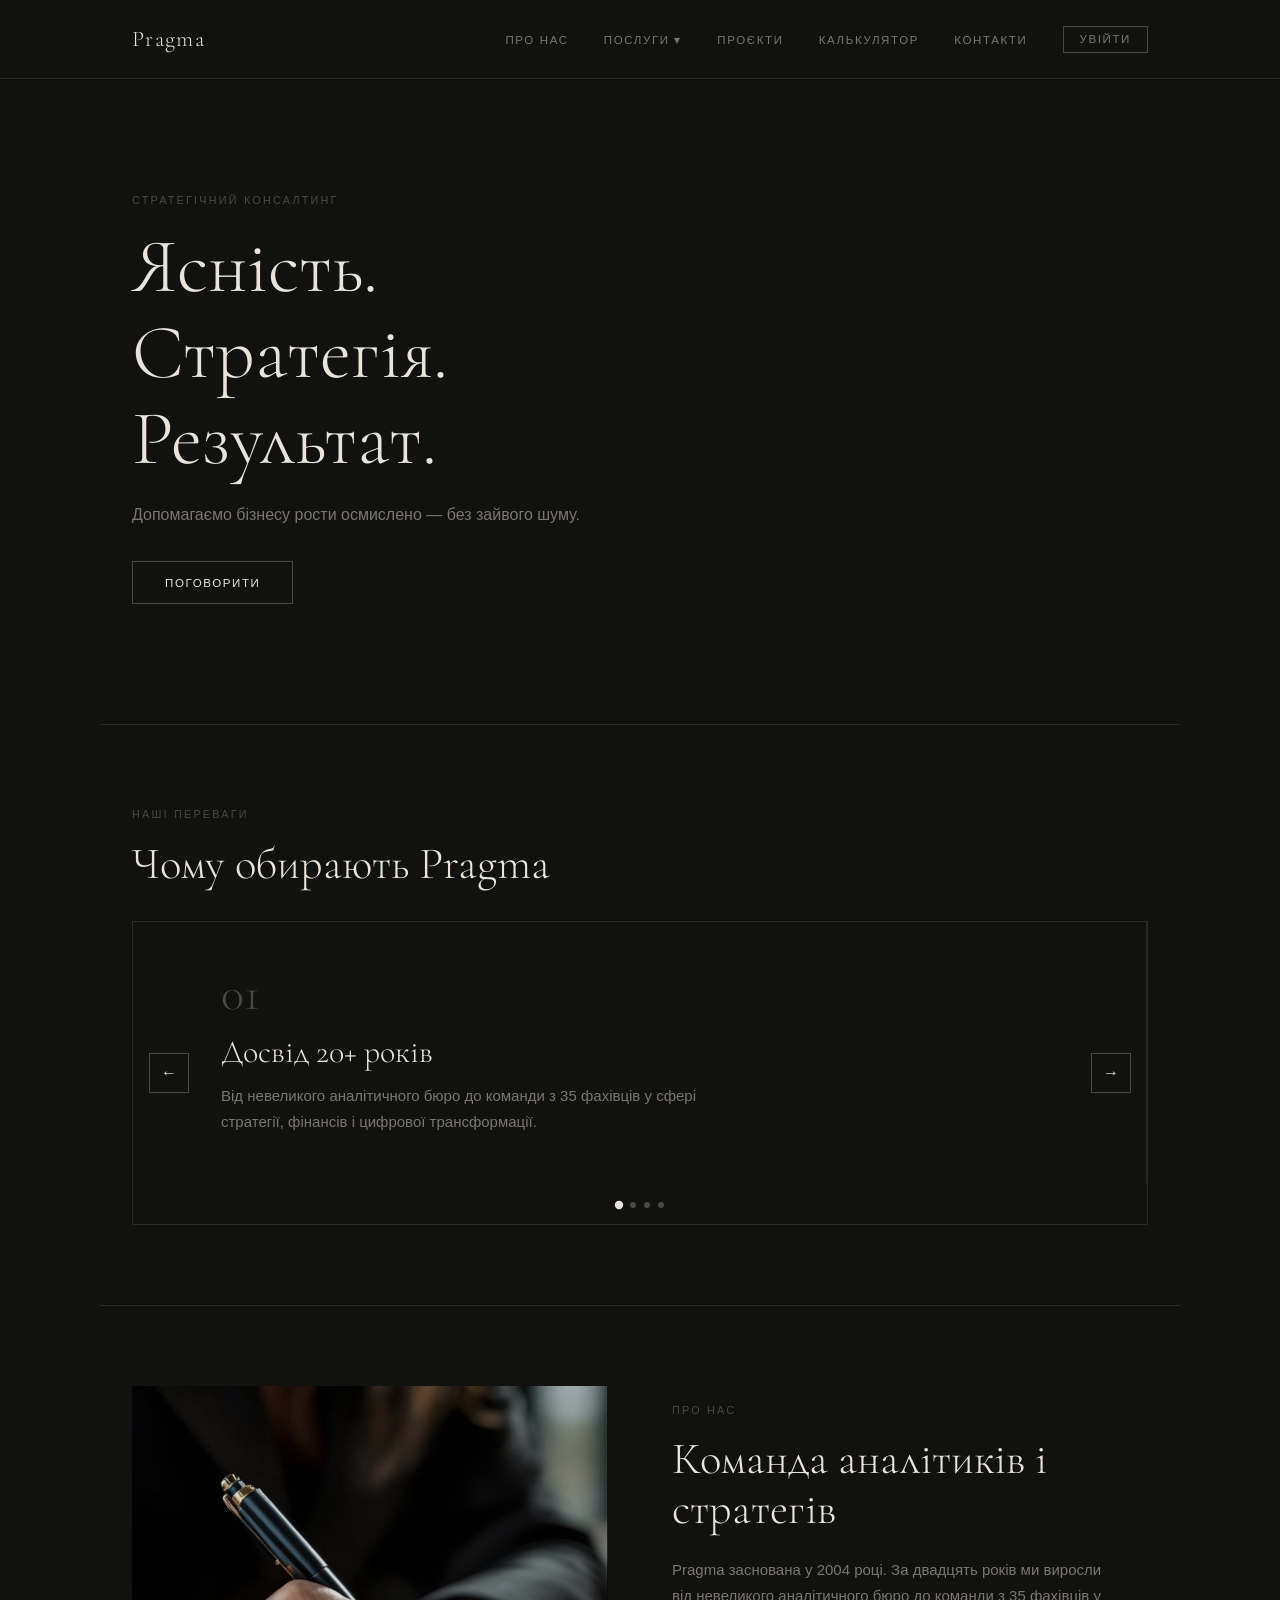
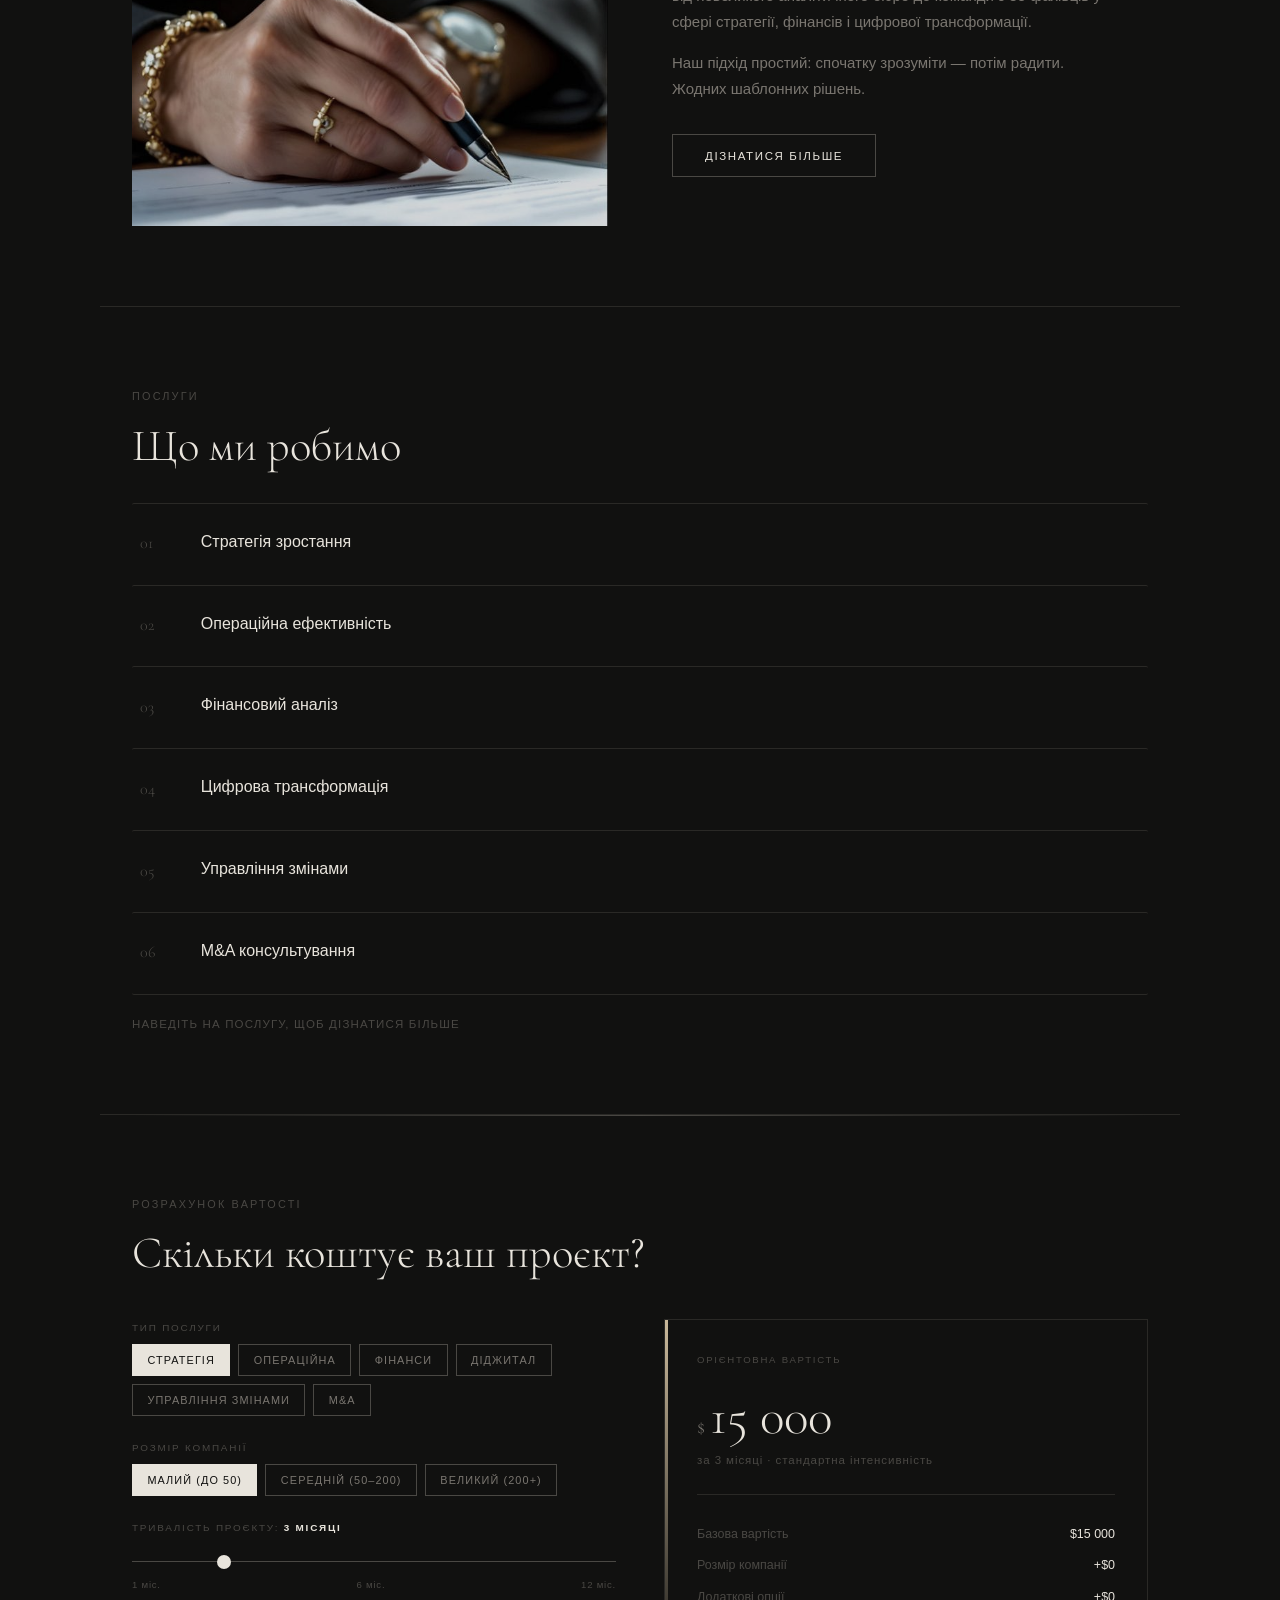
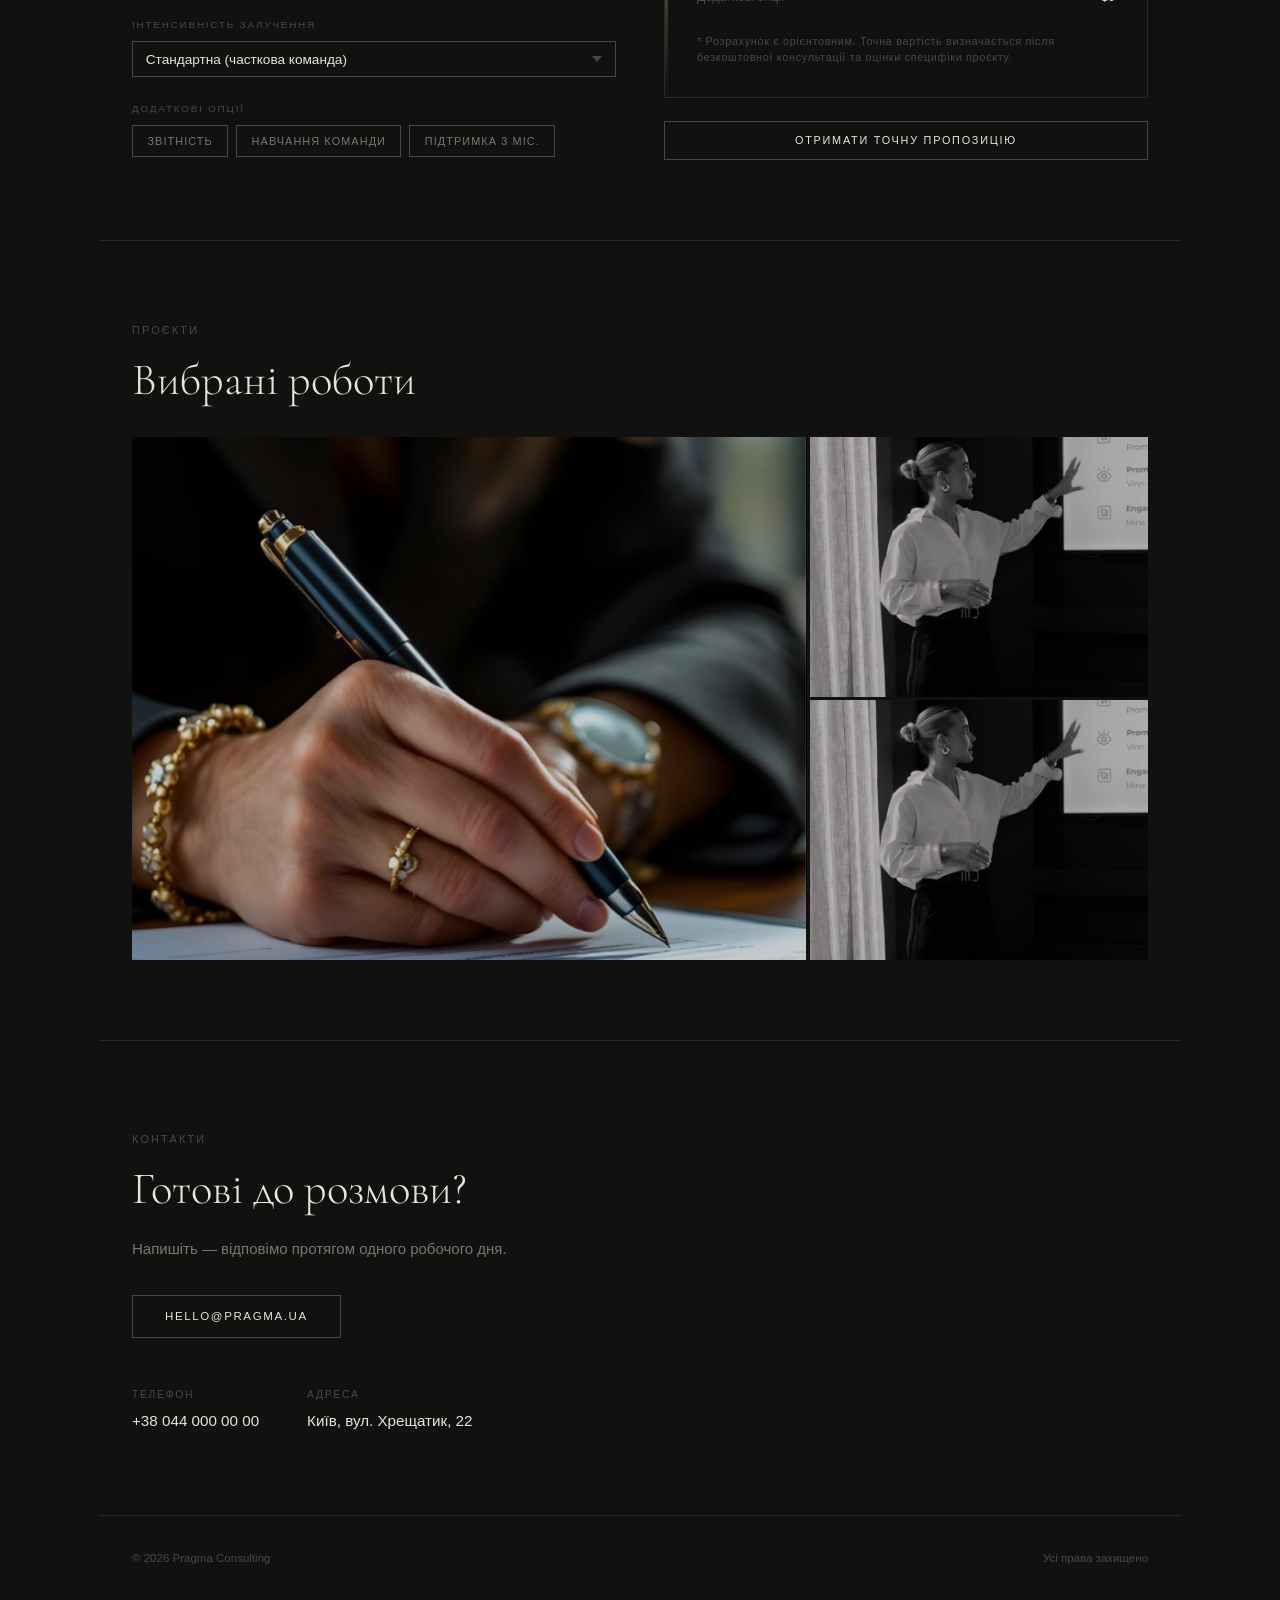
<file: index.html>
<!DOCTYPE html>
<html lang="uk">
<head>
  <meta charset="UTF-8" />
  <meta name="viewport" content="width=device-width, initial-scale=1.0" />
  <title>Pragma — Консалтинг</title>

  <link rel="preconnect" href="https://fonts.googleapis.com" />
  <link href="https://fonts.googleapis.com/css2?family=Cormorant+Garamond:ital,wght@0,300;0,400;1,300&display=swap" rel="stylesheet" />
  <link rel="stylesheet" href="style.css" />
</head>
<body>


<!-- ─── HEADER ─── -->
<header>
  <nav>
    <span class="logo" data-scroll="home">Pragma</span>
    <ul class="nav-list">
      <li><span data-scroll="about">Про нас</span></li>
      
      <li class="has-sub">
  <span>Послуги ▾</span>
  <ul class="submenu">
    <li class="has-sub">
      <span>Стратегія ▸</span>
      <ul class="submenu submenu--right">
        <li><span data-scroll="services">Аналіз ринку</span></li>
        <li><span data-scroll="services">Довгостроковий план</span></li>
      </ul>
    </li>
    <li class="has-sub">
      <span>Фінанси ▸</span>
      <ul class="submenu submenu--right">
        <li><span data-scroll="services">Моделювання сценаріїв</span></li>
        <li><span data-scroll="services">Оцінка бізнесу</span></li>
      </ul>
    </li>
    <li><span data-scroll="services">Цифрова трансформація</span></li>
    <li><span data-scroll="services">Управління змінами</span></li>
    <li><span onclick="window.location.href='services.html'">Усі послуги →</span></li>
  </ul>
</li>

      <li><span data-scroll="projects">Проєкти</span></li>
      <li><span data-scroll="calculator">Калькулятор</span></li>
      <li><span onclick="window.location.href='contacts.html'">Контакти</span></li>

      <!-- Auth button / user badge -->
      <li id="navAuthItem">
        <span class="nav-auth-btn" id="navAuthBtn">Увійти</span>
      </li>
      <li id="navUserItem" style="display:none;">
        <div class="user-badge" id="userBadge">
          <div class="avatar" id="userAvatar">—</div>
          <span id="userNameLabel">—</span>
          <span class="logout-btn" id="logoutBtn">Вийти</span>
        </div>
      </li>
    </ul>
  </nav>
</header>


<main>

  <!-- ─── HERO ─── -->
  <section class="hero" id="home">
    <p class="eyebrow">Стратегічний консалтинг</p>
    <h1>Ясність.<br>Стратегія.<br>Результат.</h1>
    <p class="hero-sub">Допомагаємо бізнесу рости осмислено — без зайвого шуму.</p>
    <span class="btn" id="heroBtn"><span>Поговорити</span></span>
  </section>


  <!-- ─── SLIDER ─── -->
  <section class="slider-section" id="slider">
    <p class="eyebrow">Наші переваги</p>
    <h2 id="sliderTitle">Чому обирають Pragma</h2>

    <div class="slider">
      <div class="slider-track" id="sliderTrack">
        <div class="slide">
          <span class="slide-num">01</span>
          <h3>Досвід 20+ років</h3>
          <p>Від невеликого аналітичного бюро до команди з 35 фахівців у сфері стратегії, фінансів і цифрової трансформації.</p>
        </div>
        <div class="slide">
          <span class="slide-num">02</span>
          <h3>Індивідуальний підхід</h3>
          <p>Жодних шаблонних рішень. Ми спочатку розуміємо бізнес клієнта — і лише потім радимо.</p>
        </div>
        <div class="slide">
          <span class="slide-num">03</span>
          <h3>Вимірювані результати</h3>
          <p>Кожен проєкт має чіткі KPI. Ми відповідаємо за результат, а не лише за процес.</p>
        </div>
        <div class="slide">
          <span class="slide-num">04</span>
          <h3>Команда експертів</h3>
          <p>Стратеги, фінансові аналітики та технологічні консультанти — в одній команді.</p>
        </div>
      </div>

      <button class="slider-btn slider-btn--prev" id="sliderPrev">&#8592;</button>
      <button class="slider-btn slider-btn--next" id="sliderNext">&#8594;</button>
      <div class="slider-dots" id="sliderDots"></div>
    </div>
  </section>


  <!-- ─── ABOUT ─── -->
  <section class="about" id="about">
    <img src="images/download.jpg" alt="Офіс Pragma" />
    <div>
      <p class="eyebrow">Про нас</p>
      <h2>Команда аналітиків і стратегів</h2>
      <p id="aboutText">Pragma заснована у 2004 році. За двадцять років ми виросли від невеликого аналітичного бюро до команди з 35 фахівців у сфері стратегії, фінансів і цифрової трансформації.</p>
      <p>Наш підхід простий: спочатку зрозуміти — потім радити. Жодних шаблонних рішень.</p>
      <span class="btn btn--ghost" id="moreBtn"><span>Дізнатися більше</span></span>
      <p class="about-extra hidden" id="aboutExtra">Ми працювали з понад 200 компаніями по всій Україні та Центральній Європі. Наші клієнти — від стартапів до публічних корпорацій. Головний принцип: довгострокове партнерство, а не разова послуга.</p>
    </div>
  </section>


  <!-- ─── SERVICES ─── -->
  <section class="services" id="services">
    <p class="eyebrow">Послуги</p>
    <h2>Що ми робимо</h2>
    <ul class="service-list">
      <li data-desc="Аналіз ринку, пошук точок росту, довгостроковий план.">
        <span>01</span><div><strong>Стратегія зростання</strong></div>
      </li>
      <li data-desc="Оптимізація процесів і зниження витрат без втрати якості.">
        <span>02</span><div><strong>Операційна ефективність</strong></div>
      </li>
      <li data-desc="Моделювання сценаріїв, оцінка бізнесу, підготовка до інвестицій.">
        <span>03</span><div><strong>Фінансовий аналіз</strong></div>
      </li>
      <li data-desc="Автоматизація, нові бізнес-моделі, технологічний аудит.">
        <span>04</span><div><strong>Цифрова трансформація</strong></div>
      </li>
      <li data-desc="Підтримка команди під час організаційних перетворень.">
        <span>05</span><div><strong>Управління змінами</strong></div>
      </li>
      <li data-desc="Due diligence, оцінка ризиків, пост-злиттєва інтеграція.">
        <span>06</span><div><strong>M&amp;A консультування</strong></div>
      </li>
    </ul>
    <p class="service-hint" id="serviceHint">Наведіть на послугу, щоб дізнатися більше</p>
  </section>


  <!-- ═══════════════════════════════════════════
       CALCULATOR — Лаб. №4: Розрахункова форма
  ═══════════════════════════════════════════ -->
  <section class="calculator" id="calculator">
    <p class="eyebrow">Розрахунок вартості</p>
    <h2>Скільки коштує ваш проєкт?</h2>

    <div class="calc-grid">

      <!-- ─ Left: inputs ─ -->
      <div class="calc-form-side">

        <!-- 1. Service type -->
        <div>
          <span class="calc-label">Тип послуги</span>
          <div class="chip-group" id="chipService">
            <div class="chip selected" data-val="strategy">Стратегія</div>
            <div class="chip" data-val="operations">Операційна</div>
            <div class="chip" data-val="finance">Фінанси</div>
            <div class="chip" data-val="digital">Діджитал</div>
            <div class="chip" data-val="change">Управління змінами</div>
            <div class="chip" data-val="ma">M&amp;A</div>
          </div>
        </div>

        <!-- 2. Company size -->
        <div>
          <span class="calc-label">Розмір компанії</span>
          <div class="chip-group" id="chipSize">
            <div class="chip selected" data-val="small">Малий (до 50)</div>
            <div class="chip" data-val="medium">Середній (50–200)</div>
            <div class="chip" data-val="large">Великий (200+)</div>
          </div>
        </div>

        <!-- 3. Duration slider -->
        <div>
          <span class="calc-label">Тривалість проєкту: <strong id="durationLabel" style="color:var(--text)">3 місяці</strong></span>
          <div class="range-wrap">
            <input type="range" class="calc-range" id="durationRange" min="1" max="12" value="3" step="1" />
            <div class="range-labels"><span>1 міс.</span><span>6 міс.</span><span>12 міс.</span></div>
          </div>
        </div>

        <!-- 4. Intensity select -->
        <div>
          <span class="calc-label">Інтенсивність залучення</span>
          <select class="calc-select" id="intensitySelect">
            <option value="light">Легка (консультації)</option>
            <option value="standard" selected>Стандартна (часткова команда)</option>
            <option value="full">Повне залучення (виділена команда)</option>
          </select>
        </div>

        <!-- 5. Options -->
        <div>
          <span class="calc-label">Додаткові опції</span>
          <div class="chip-group" id="chipOptions">
            <div class="chip" data-val="reporting">Звітність</div>
            <div class="chip" data-val="training">Навчання команди</div>
            <div class="chip" data-val="support">Підтримка 3 міс.</div>
          </div>
        </div>

      </div>

      <!-- ─ Right: result ─ -->
      <div class="calc-result-side">
        <div class="result-card">
          <div>
            <p class="result-eyebrow">Орієнтовна вартість</p>
            <div class="result-price" id="resultPrice">
              <span class="result-currency">$</span><span id="priceValue">18 000</span>
            </div>
            <p class="result-period" id="resultPeriod">за 3 місяці · стандартна інтенсивність</p>

            <div class="result-breakdown" id="breakdown">
              <div class="breakdown-row">
                <span>Базова вартість</span>
                <span id="bdBase">$15 000</span>
              </div>
              <div class="breakdown-row">
                <span>Розмір компанії</span>
                <span id="bdSize">+$0</span>
              </div>
              <div class="breakdown-row">
                <span>Додаткові опції</span>
                <span id="bdOptions">+$3 000</span>
              </div>
            </div>

            <p class="result-note">* Розрахунок є орієнтовним. Точна вартість визначається після безкоштовної консультації та оцінки специфіки проєкту.</p>
          </div>
        </div>

        <button class="calc-cta" id="calcCta"><span>Отримати точну пропозицію</span></button>
      </div>

    </div>
  </section>


  <!-- ─── PROJECTS ─── -->
  <section class="projects" id="projects">
    <p class="eyebrow">Проєкти</p>
    <h2>Вибрані роботи</h2>
    <div class="photo-grid">
      <img src="images/download.jpg" alt="Проєкт 1" />
      <img src="images/pin.jpg" alt="Проєкт 2" />
      <img src="images/pin.jpg" alt="Проєкт 3" />
    </div>
  </section>


  <!-- ─── CONTACT ─── -->
  <section class="contact" id="contact">
    <p class="eyebrow">Контакти</p>
    <h2>Готові до розмови?</h2>
    <p>Напишіть — відповімо протягом одного робочого дня.</p>
    <span class="btn" id="contactBtn"><span>hello@pragma.ua</span></span>
    <dl>
      <div><dt>Телефон</dt><dd>+38 044 000 00 00</dd></div>
      <div><dt>Адреса</dt><dd>Київ, вул. Хрещатик, 22</dd></div>
    </dl>
  </section>

</main>

<footer>
  <span>© 2026 Pragma Consulting</span>
  <span>Усі права захищено</span>
</footer>


<!-- ─── MODAL 1: Phone ─── -->
<div class="modal" id="modal1">
  <div class="modal-content">
    <span class="close" data-close="modal1">&times;</span>
    <h2>Залиште номер</h2>
    <p>Ми зв'яжемося з вами</p>
    <input type="tel" id="phone1" placeholder="+380XXXXXXXXX" />
    <button id="send1">Відправити</button>
  </div>
</div>

<!-- ─── MODAL 2: Contact ─── -->
<div class="modal" id="modal2">
  <div class="modal-content">
    <span class="close" data-close="modal2">&times;</span>
    <h2>Зв'язатися</h2>
    <input type="text"  id="nameContact"  placeholder="ПІБ" />
    <input type="email" id="emailContact" placeholder="Email" />
    <input type="tel"   id="phone2"       placeholder="+380XXXXXXXXX" />
    <button id="send2">Відправити</button>
  </div>
</div>


<!-- ═══════════════════════════════════════════
     AUTH MODAL — Лаб. №4: Реєстрація / Авторизація
═══════════════════════════════════════════ -->
<div class="modal" id="modalAuth">
  <div class="modal-content">
    <span class="close" data-close="modalAuth">&times;</span>

    <!-- Tab switcher -->
    <div class="auth-tabs">
      <div class="auth-tab active" id="tabLogin">Увійти</div>
      <div class="auth-tab" id="tabRegister">Реєстрація</div>
    </div>

    <!-- ─ LOGIN PANEL ─ -->
    <div class="auth-panel active" id="panelLogin">
      <h2>З поверненням</h2>
      <p class="auth-sub">Увійдіть до свого акаунту Pragma</p>

      <div class="field-group">
        <label for="loginEmail">Email</label>
        <input type="email" id="loginEmail" placeholder="you@example.com" autocomplete="email" />
      </div>

      <div class="field-group">
        <label for="loginPassword">Пароль</label>
        <div class="password-wrap">
          <input type="password" id="loginPassword" placeholder="••••••••" autocomplete="current-password" />
          <span class="eye-toggle" id="eyeLogin">👁</span>
        </div>
      </div>

      <div class="remember-row">
        <input type="checkbox" id="rememberMe" />
        <label for="rememberMe">Запам'ятати мене</label>
        <span class="forgot-link" id="forgotLink">Забули пароль?</span>
      </div>

      <button class="auth-submit" id="loginSubmit">Увійти</button>

      <div class="auth-divider"><span>або</span></div>

      <p class="auth-switch">
        Ще немає акаунту?
        <span class="auth-switch-link" id="switchToRegister">Зареєструватися</span>
      </p>
    </div>

    <!-- ─ REGISTER PANEL ─ -->
    <div class="auth-panel" id="panelRegister">
      <h2>Створіть акаунт</h2>
      <p class="auth-sub">Отримайте доступ до персональних пропозицій</p>

      <div class="field-row">
        <div class="field-group">
          <label for="regFirstName">Ім'я</label>
          <input type="text" id="regFirstName" placeholder="Іван" autocomplete="given-name" />
        </div>
        <div class="field-group">
          <label for="regLastName">Прізвище</label>
          <input type="text" id="regLastName" placeholder="Коваленко" autocomplete="family-name" />
        </div>
      </div>

      <div class="field-group">
        <label for="regEmail">Email</label>
        <input type="email" id="regEmail" placeholder="you@example.com" autocomplete="email" />
      </div>

      <div class="field-group">
        <label for="regPhone">Телефон</label>
        <input type="tel" id="regPhone" placeholder="+380XXXXXXXXX" autocomplete="tel" />
      </div>

      <div class="field-group">
        <label for="regPassword">Пароль</label>
        <div class="password-wrap">
          <input type="password" id="regPassword" placeholder="Мінімум 8 символів" autocomplete="new-password" />
          <span class="eye-toggle" id="eyeReg">👁</span>
        </div>
        <div class="strength-bar"><div class="strength-fill" id="strengthFill"></div></div>
        <div class="strength-label" id="strengthLabel">Введіть пароль</div>
      </div>

      <div class="field-group">
        <label for="regConfirm">Підтвердіть пароль</label>
        <div class="password-wrap">
          <input type="password" id="regConfirm" placeholder="Повторіть пароль" autocomplete="new-password" />
        </div>
      </div>

      <button class="auth-submit" id="registerSubmit">Зареєструватися</button>

      <p class="auth-switch">
        Вже є акаунт?
        <span class="auth-switch-link" id="switchToLogin">Увійти</span>
      </p>
    </div>

    <!-- ─ SUCCESS STATE ─ -->
    <div class="auth-success" id="authSuccess">
      <span class="check-icon">✓</span>
      <h3 id="successTitle">Вітаємо!</h3>
      <p id="successMsg">Акаунт успішно створено. Ласкаво просимо до Pragma.</p>
    </div>

  </div>
</div>


<script src="script.js"></script>
</body>
</file>
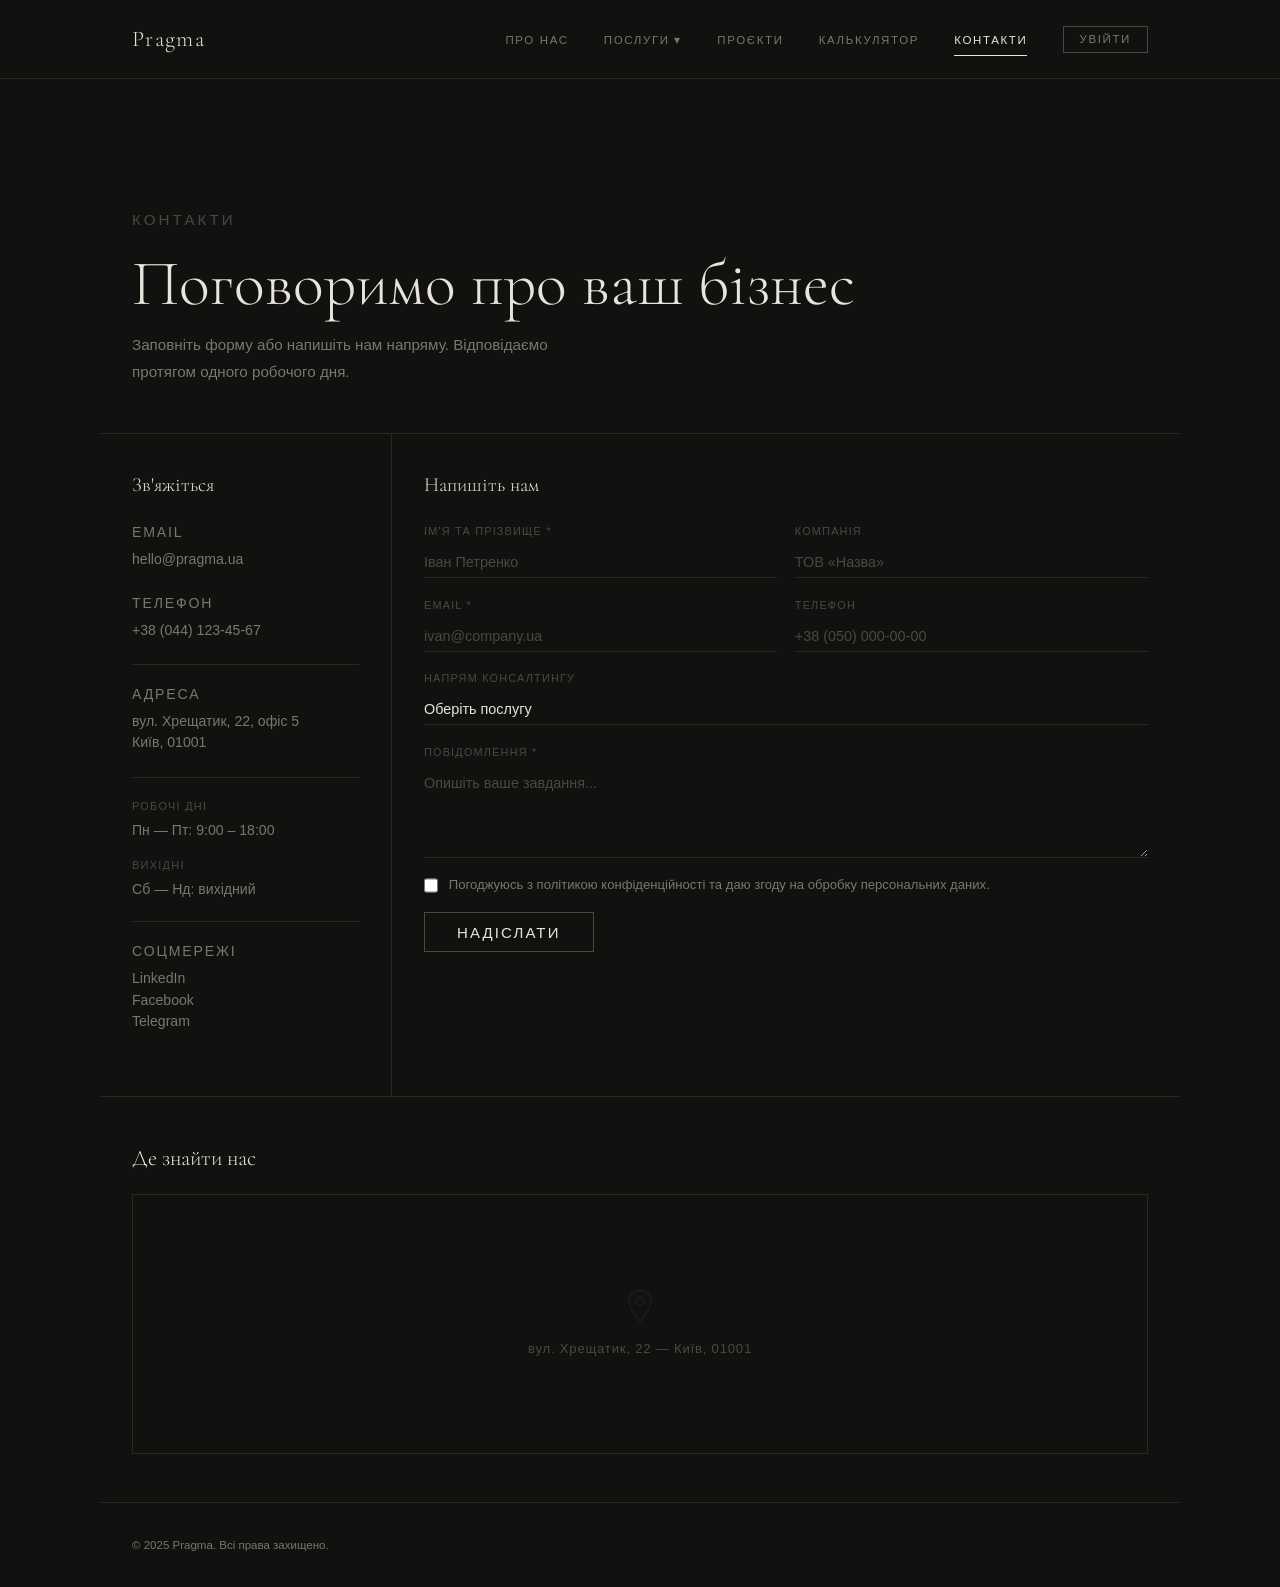
<file: contacts.html>
<!DOCTYPE html>
<html lang="uk">
<head>
  <meta charset="UTF-8" />
  <meta name="viewport" content="width=device-width, initial-scale=1.0" />
  <meta name="description" content="Зв'яжіться з Pragma — заповніть форму або напишіть на email. Відповідаємо протягом одного робочого дня." />
  <title>Контакти — Pragma</title>
  <link rel="icon" href="favicon.ico" type="image/x-icon" />
  <link rel="preconnect" href="https://fonts.googleapis.com" />
  <link href="https://fonts.googleapis.com/css2?family=Cormorant+Garamond:ital,wght@0,300;0,400;1,300&display=swap" rel="stylesheet" />
  <link rel="stylesheet" href="style.css" />
  <style>
    /* ── скидаємо відступи секцій під нашу сторінку ── */
    main > section,
    main > div {
      max-width: 1080px;
      margin: 0 auto;
      padding-left: 2rem;
      padding-right: 2rem;
    }

    /* ─── Hero ─── */
    .page-hero {
      padding-top: 8rem;
      padding-bottom: 3rem;
      border-bottom: none;
    }
    .page-hero h1 {
      margin: .4rem 0 .8rem;
      font-size: clamp(2.4rem, 5vw, 4rem);
    }
    .page-hero p {
      font-size: .95rem;
      max-width: 460px;
    }

    /* ─── Два стовпці ─── */
    .contacts-wrap {
      display: grid;
      grid-template-columns: 260px 1fr;
      gap: 0;
      border-top: 1px solid var(--line);
      padding-top: 0;
      padding-bottom: 0;
    }

    /* ─── Ліва панель ─── */
    .c-info {
      padding: 2.5rem 2rem 2.5rem 0;
      border-right: 1px solid var(--line);
    }
    .c-info h2 {
      font-size: 1.25rem;
      margin-bottom: 1.6rem;
    }
    .info-block { margin-bottom: 1.4rem; }
    .info-label {
      display: block;
      font-size: .68rem;
      letter-spacing: .13em;
      text-transform: uppercase;
      color: var(--dim);
      margin-bottom: .3rem;
    }
    .info-block p,
    .info-block span {
      font-size: .88rem;
      color: var(--muted);
      display: block;
      line-height: 1.55;
      max-width: 100%;
    }
    .info-block span { cursor: pointer; transition: color .2s; }
    .info-block span:hover { color: var(--text); }
    .c-divider { height: 1px; background: var(--line); margin: 1.2rem 0; }
    .hours dt {
      font-size: .68rem;
      letter-spacing: .12em;
      text-transform: uppercase;
      color: var(--dim);
      margin-top: .8rem;
    }
    .hours dd { margin: .15rem 0 0; font-size: .88rem; color: var(--muted); }

    /* ─── Права панель — форма ─── */
    .c-form-wrap {
      padding: 2.5rem 0 2.5rem 2rem;
    }
    .c-form-wrap h2 {
      font-size: 1.25rem;
      margin-bottom: 1.6rem;
    }

    /* ─── Форма ─── */
    .c-form { display: grid; gap: 1.1rem; }
    .f-row  { display: grid; grid-template-columns: 1fr 1fr; gap: 1.1rem; }

    .field { display: flex; flex-direction: column; gap: .35rem; }
    .field label {
      font-size: .68rem;
      letter-spacing: .11em;
      text-transform: uppercase;
      color: var(--dim);
    }
    .field input,
    .field select,
    .field textarea {
      background: transparent;
      border: none;
      border-bottom: 1px solid var(--line);
      padding: .45rem 0;
      font-family: inherit;
      font-size: .9rem;
      color: var(--text);
      outline: none;
      width: 100%;
      transition: border-color .25s;
      -webkit-appearance: none;
      appearance: none;
    }
    .field input:focus,
    .field select:focus,
    .field textarea:focus { border-bottom-color: var(--muted); }
    .field input::placeholder,
    .field textarea::placeholder { color: var(--dim); }
    .field select option { background: #111110; color: var(--text); }
    .field textarea { resize: vertical; min-height: 90px; }

    .field-check {
      display: flex;
      align-items: flex-start;
      gap: .65rem;
      cursor: pointer;
    }
    .field-check input[type="checkbox"] {
      width: .9rem;
      height: .9rem;
      flex-shrink: 0;
      margin-top: .2rem;
      accent-color: var(--text);
      cursor: pointer;
    }
    .field-check span {
      font-size: .82rem;
      color: var(--muted);
      line-height: 1.5;
    }

    .form-bottom {
      display: flex;
      align-items: center;
      gap: 1.5rem;
      flex-wrap: wrap;
    }
    .form-bottom .btn {
      margin-top: 0;
      cursor: pointer;
      border: 1px solid var(--dim);
      background: none;
      font-family: inherit;
      font-size: inherit;
    }
    #formSuccess {
      display: none;
      font-size: .85rem;
      color: var(--muted);
    }

    /* ─── Адреса ─── */
    .address-section {
      padding-top: 3rem;
      padding-bottom: 3rem;
      border-top: 1px solid var(--line);
    }
    .address-section h2 { font-size: 1.4rem; margin-bottom: 1.5rem; }
    .address-map {
      width: 100%;
      height: 260px;
      border: 1px solid var(--line);
      display: flex;
      flex-direction: column;
      align-items: center;
      justify-content: center;
      gap: .8rem;
      color: var(--dim);
      font-size: .82rem;
      letter-spacing: .06em;
    }
    .address-map svg { opacity: .2; }

    /* ─── Responsive ─── */
    @media (max-width: 991px) {
      .contacts-wrap { grid-template-columns: 1fr; }
      .c-info {
        border-right: none;
        border-bottom: 1px solid var(--line);
        padding: 2rem 0;
      }
      .c-form-wrap { padding: 2rem 0; }
    }
    @media (max-width: 680px) {
      .f-row { grid-template-columns: 1fr; }
      .page-hero { padding-top: 6rem; }
    }
  </style>
</head>
<body>

<!-- ─── HEADER ─── -->
<header>
  <nav>
    <span class="logo" onclick="window.location.href='index.html'">Pragma</span>
    <ul class="nav-list">

      <li><span onclick="window.location.href='index.html#about'">Про нас</span></li>

      <li class="has-sub">
        <span>Послуги ▾</span>
        <ul class="submenu">
          <li class="has-sub">
            <span>Стратегія ▸</span>
            <ul class="submenu submenu--right">
              <li><span onclick="window.location.href='services.html#strategy'">Аналіз ринку</span></li>
              <li><span onclick="window.location.href='services.html#strategy'">Довгостроковий план</span></li>
            </ul>
          </li>
          <li class="has-sub">
            <span>Фінанси ▸</span>
            <ul class="submenu submenu--right">
              <li><span onclick="window.location.href='services.html#finance'">Моделювання сценаріїв</span></li>
              <li><span onclick="window.location.href='services.html#finance'">Оцінка бізнесу</span></li>
            </ul>
          </li>
          <li><span onclick="window.location.href='services.html#digital'">Цифрова трансформація</span></li>
          <li><span onclick="window.location.href='services.html#change'">Управління змінами</span></li>
          <li><span onclick="window.location.href='services.html'">Усі послуги →</span></li>
        </ul>
      </li>

      <li><span onclick="window.location.href='index.html#projects'">Проєкти</span></li>
      <li><span onclick="window.location.href='index.html#calculator'">Калькулятор</span></li>
      <li class="nav-active"><span>Контакти</span></li>

      <li id="navAuthItem">
        <span class="nav-auth-btn" id="navAuthBtn" onclick="window.location.href='index.html'">Увійти</span>
      </li>
      <li id="navUserItem" style="display:none;">
        <div class="user-badge" id="userBadge">
          <div class="avatar" id="userAvatar">—</div>
          <span id="userNameLabel">—</span>
          <span class="logout-btn" id="logoutBtn">Вийти</span>
        </div>
      </li>

    </ul>
  </nav>
</header>

<main>

  <!-- Hero -->
  <section class="page-hero">
    <p class="eyebrow">Контакти</p>
    <h1>Поговоримо про ваш бізнес</h1>
    <p>Заповніть форму або напишіть нам напряму. Відповідаємо протягом одного робочого дня.</p>
  </section>

  <!-- Двоколонний блок -->
  <div class="contacts-wrap">

    <!-- Ліва: реквізити -->
    <aside class="c-info">
      <h2>Зв'яжіться</h2>

      <div class="info-block">
        <span class="info-label">Email</span>
        <span onclick="window.location.href='mailto:hello@pragma.ua'">hello@pragma.ua</span>
      </div>
      <div class="info-block">
        <span class="info-label">Телефон</span>
        <span onclick="window.location.href='tel:+380441234567'">+38 (044) 123-45-67</span>
      </div>

      <div class="c-divider"></div>

      <div class="info-block">
        <span class="info-label">Адреса</span>
        <p>вул. Хрещатик, 22, офіс 5<br>Київ, 01001</p>
      </div>

      <div class="c-divider"></div>

      <dl class="hours">
        <dt>Робочі дні</dt>
        <dd>Пн — Пт: 9:00 – 18:00</dd>
        <dt>Вихідні</dt>
        <dd>Сб — Нд: вихідний</dd>
      </dl>

      <div class="c-divider"></div>

      <div class="info-block">
        <span class="info-label">Соцмережі</span>
        <span onclick="window.open('#','_blank')">LinkedIn</span>
        <span onclick="window.open('#','_blank')">Facebook</span>
        <span onclick="window.open('#','_blank')">Telegram</span>
      </div>
    </aside>

    <!-- Права: форма -->
    <div class="c-form-wrap">
      <h2>Напишіть нам</h2>

      <form class="c-form" id="contactForm" novalidate>

        <div class="f-row">
          <div class="field">
            <label for="cf-name">Ім'я та прізвище *</label>
            <input type="text" id="cf-name" name="name" placeholder="Іван Петренко" required autocomplete="name" />
          </div>
          <div class="field">
            <label for="cf-company">Компанія</label>
            <input type="text" id="cf-company" name="company" placeholder="ТОВ «Назва»" autocomplete="organization" />
          </div>
        </div>

        <div class="f-row">
          <div class="field">
            <label for="cf-email">Email *</label>
            <input type="email" id="cf-email" name="email" placeholder="ivan@company.ua" required autocomplete="email" />
          </div>
          <div class="field">
            <label for="cf-phone">Телефон</label>
            <input type="tel" id="cf-phone" name="phone" placeholder="+38 (050) 000-00-00" autocomplete="tel" />
          </div>
        </div>

        <div class="field">
          <label for="cf-service">Напрям консалтингу</label>
          <select id="cf-service" name="service">
            <option value="" disabled selected>Оберіть послугу</option>
            <option value="strategy">Стратегічний консалтинг</option>
            <option value="finance">Фінансовий консалтинг</option>
            <option value="digital">Цифрова трансформація</option>
            <option value="change">Управління змінами</option>
            <option value="operations">Операційна ефективність</option>
            <option value="hr">HR-консалтинг</option>
            <option value="other">Інше</option>
          </select>
        </div>

        <div class="field">
          <label for="cf-message">Повідомлення *</label>
          <textarea id="cf-message" name="message" placeholder="Опишіть ваше завдання..." required></textarea>
        </div>

        <label class="field-check">
          <input type="checkbox" name="consent" id="cf-consent" required />
          <span>Погоджуюсь з політикою конфіденційності та даю згоду на обробку персональних даних.</span>
        </label>

        <div class="form-bottom">
          <button type="submit" class="btn"><span>Надіслати</span></button>
          <p id="formSuccess" role="status" aria-live="polite">Дякуємо! Зв'яжемось з вами найближчим часом.</p>
        </div>

      </form>
    </div>

  </div>

  <!-- Адреса -->
  <section class="address-section">
    <h2>Де знайти нас</h2>
    <div class="address-map" role="img" aria-label="Карта офісу Pragma у Києві">
      <svg width="38" height="38" viewBox="0 0 24 24" fill="none" stroke="currentColor" stroke-width="1" xmlns="http://www.w3.org/2000/svg" aria-hidden="true">
        <path d="M12 2C8.13 2 5 5.13 5 9c0 5.25 7 13 7 13s7-7.75 7-13c0-3.87-3.13-7-7-7z"/>
        <circle cx="12" cy="9" r="2.5"/>
      </svg>
      <span>вул. Хрещатик, 22 — Київ, 01001</span>
    </div>
  </section>

</main>

<!-- ─── FOOTER ─── -->
<footer>
  <p>&copy; 2025 Pragma. Всі права захищено.</p>
</footer>

<script>
  /* ── Підменю ── */
  document.querySelectorAll('.has-sub').forEach(function(item) {
    var sub = item.querySelector('.submenu');
    if (!sub) return;
    item.addEventListener('mouseenter', function() {
      item.parentElement.querySelectorAll('.has-sub > .submenu.open').forEach(function(s) {
        if (s !== sub) s.classList.remove('open');
      });
      sub.style.display = 'block';
      requestAnimationFrame(function() { sub.classList.add('open'); });
    });
    item.addEventListener('mouseleave', function() {
      sub.classList.remove('open');
      setTimeout(function() {
        if (!sub.classList.contains('open')) sub.style.display = 'none';
      }, 240);
    });
  });

  /* ── Сесія ── */
  (function() {
    var s = JSON.parse(localStorage.getItem('pragmaUser') || 'null');
    if (!s) return;
    var ai = document.getElementById('navAuthItem');
    var ui = document.getElementById('navUserItem');
    if (ai) ai.style.display = 'none';
    if (ui) ui.style.display = 'list-item';
    var av = document.getElementById('userAvatar');
    var nl = document.getElementById('userNameLabel');
    if (av) av.textContent = (s.firstName||'?')[0].toUpperCase()+(s.lastName||'')[0].toUpperCase();
    if (nl) nl.textContent = s.firstName + (s.lastName ? ' '+s.lastName : '');
  })();

  var lb = document.getElementById('logoutBtn');
  if (lb) lb.onclick = function() {
    document.getElementById('navAuthItem').style.display = 'list-item';
    document.getElementById('navUserItem').style.display = 'none';
  };

  /* ── Форма ── */
  document.getElementById('contactForm').addEventListener('submit', function(e) {
    e.preventDefault();
    var name    = document.getElementById('cf-name').value.trim();
    var email   = document.getElementById('cf-email').value.trim();
    var message = document.getElementById('cf-message').value.trim();
    var consent = document.getElementById('cf-consent').checked;
    if (!name || !email || !message || !consent) {
      alert("Заповніть обов'язкові поля та надайте згоду.");
      return;
    }
    if (!/^[^\s@]+@[^\s@]+\.[^\s@]+$/.test(email)) {
      alert('Введіть коректний email.');
      return;
    }
    console.log('Форма:', { name: name, email: email,
      company: document.getElementById('cf-company').value.trim(),
      phone:   document.getElementById('cf-phone').value.trim(),
      service: document.getElementById('cf-service').value,
      message: message });
    var ok = document.getElementById('formSuccess');
    ok.style.display = 'block';
    this.reset();
    setTimeout(function(){ ok.style.display = 'none'; }, 6000);
  });
</script>

</body>
</html>
</file>
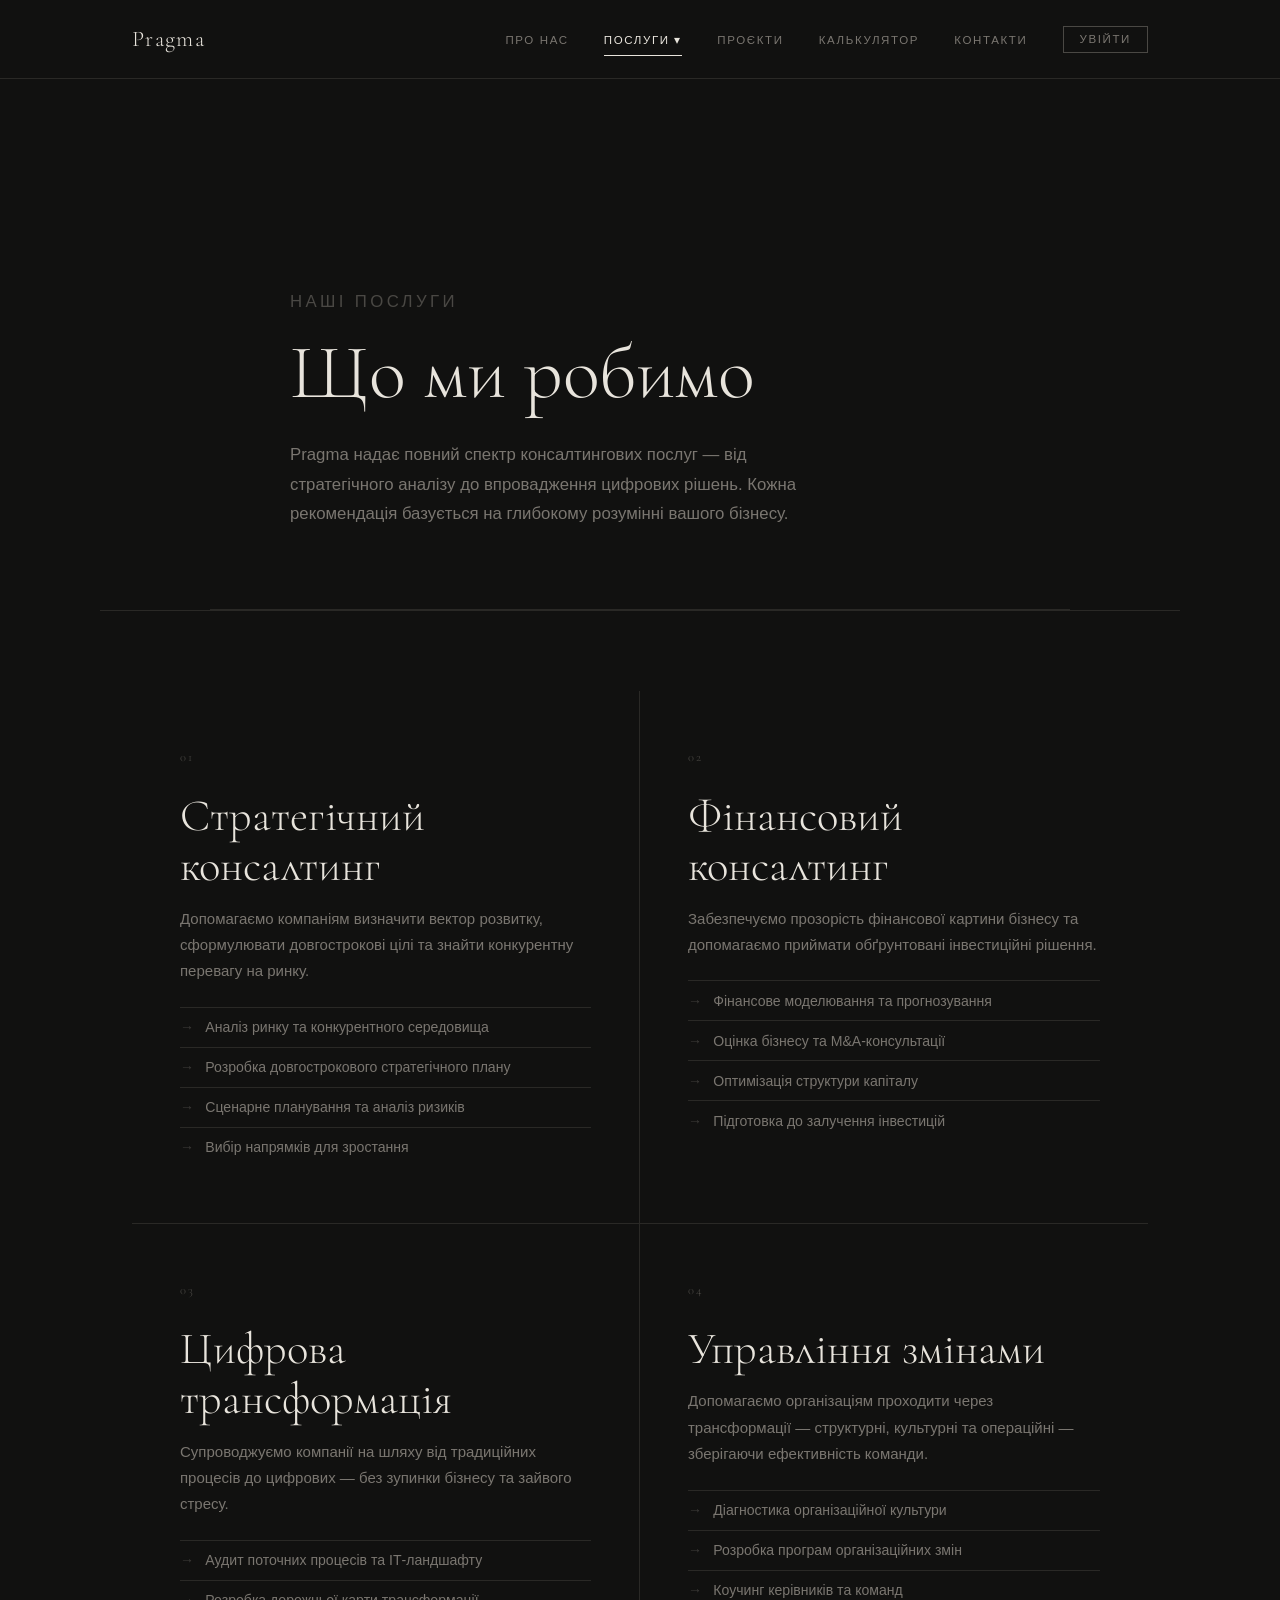
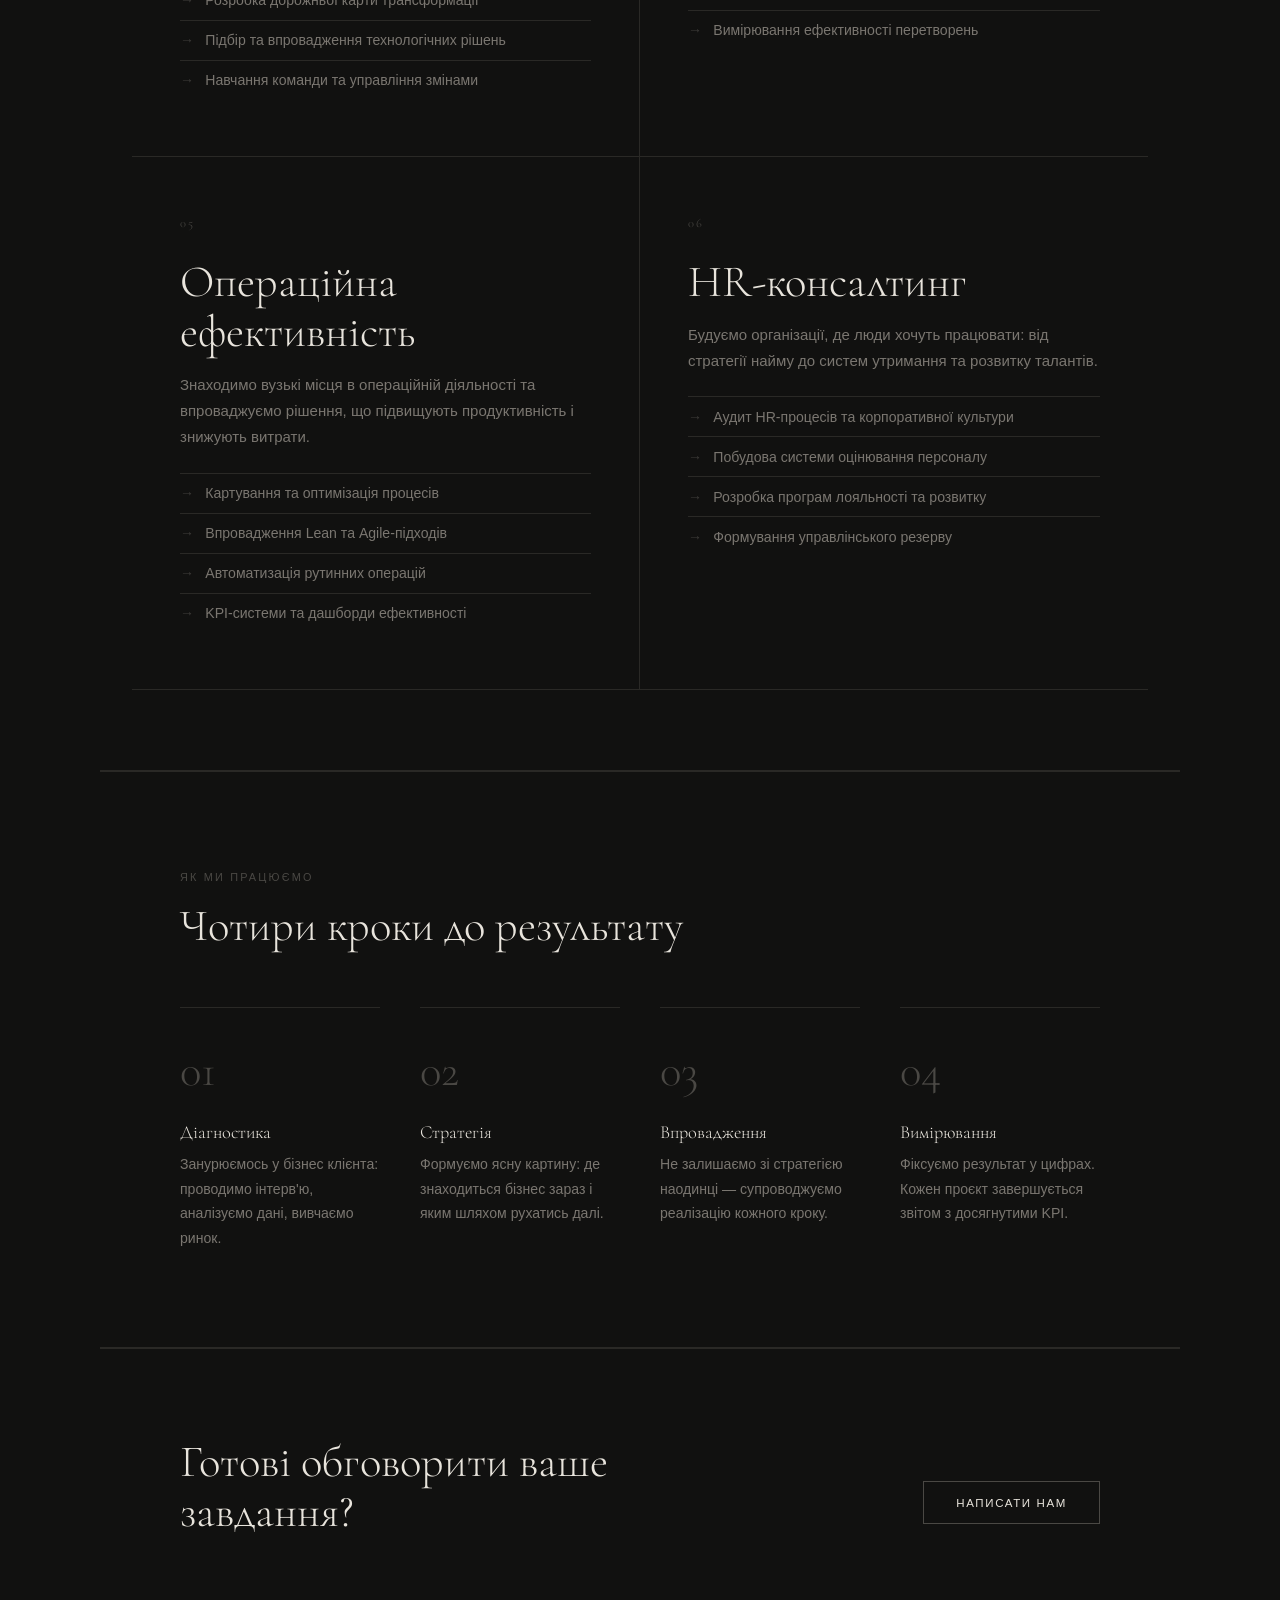
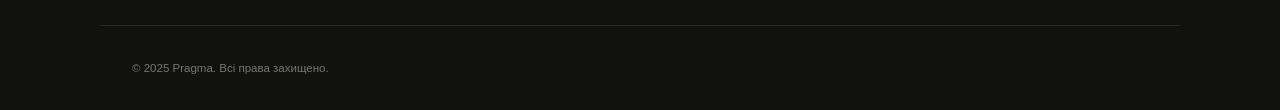
<file: services.html>
<!DOCTYPE html>
<html lang="uk">
<head>
  <meta charset="UTF-8" />
  <meta name="viewport" content="width=device-width, initial-scale=1.0" />
  <meta name="description" content="Послуги консалтингової компанії Pragma — стратегія, фінанси, цифрова трансформація та управління змінами." />
  <title>Послуги — Pragma</title>
  <link rel="icon" href="favicon.ico" type="image/x-icon" />
  <link rel="preconnect" href="https://fonts.googleapis.com" />
  <link href="https://fonts.googleapis.com/css2?family=Cormorant+Garamond:ital,wght@0,300;0,400;1,300&display=swap" rel="stylesheet" />
  <link rel="stylesheet" href="style.css" />
  <style>
    /* Дозволяємо кліки по nav-посиланнях (style.css забороняє всі a) */
    nav span[data-href] { cursor: pointer; }

    .page-hero {
      padding: 13rem var(--gap) 5rem;
      max-width: 860px;
    }
    .page-hero h1 {
      margin: .5rem 0 1.5rem;
    }
    .page-hero p {
      font-size: 1.05rem;
      max-width: 540px;
    }

    /* ─── Сітка карток ─── */
    .srv-grid {
      display: grid;
      grid-template-columns: 1fr 1fr;
      border-top: 1px solid var(--line);
    }
    .srv-card {
      padding: 3.5rem 3rem;
      border-right: 1px solid var(--line);
      border-bottom: 1px solid var(--line);
      transition: background .3s;
    }
    .srv-card:nth-child(even) { border-right: none; }
    .srv-card:hover { background: rgba(232,228,220,.03); }
    .srv-card .num {
      font-family: 'Cormorant Garamond', serif;
      font-size: .78rem;
      letter-spacing: .16em;
      color: var(--dim);
      display: block;
      margin-bottom: 1.4rem;
    }
    .srv-card h2 {
      margin-bottom: .9rem;
    }
    .srv-card > p {
      margin-bottom: 1.4rem;
      max-width: 100%;
    }
    .srv-card ul {
      list-style: none;
      padding: 0;
    }
    .srv-card ul li {
      font-size: .88rem;
      color: var(--muted);
      padding: .45rem 0;
      border-top: 1px solid var(--line);
      display: flex;
      gap: .7rem;
    }
    .srv-card ul li::before {
      content: '→';
      opacity: .4;
      flex-shrink: 0;
    }

    /* ─── Процес ─── */
    .process {
      padding: 6rem var(--gap);
      border-top: 1px solid var(--line);
    }
    .process h2 { margin-bottom: 3.5rem; }
    .steps {
      display: grid;
      grid-template-columns: repeat(4, 1fr);
      gap: 2.5rem;
    }
    .step { border-top: 1px solid var(--line); padding-top: 1.5rem; }
    .step-n {
      font-family: 'Cormorant Garamond', serif;
      font-size: 2.8rem;
      font-weight: 300;
      color: var(--dim);
      display: block;
      margin-bottom: .7rem;
    }
    .step h3 { font-size: 1.15rem; margin-bottom: .6rem; }
    .step p  { font-size: .88rem; max-width: 100%; }

    /* ─── CTA ─── */
    .srv-cta {
      padding: 5.5rem var(--gap);
      border-top: 1px solid var(--line);
      display: flex;
      align-items: center;
      justify-content: space-between;
      gap: 2rem;
      flex-wrap: wrap;
    }
    .srv-cta h2 { margin: 0; max-width: 480px; }

    /* ─── Responsive ─── */
    @media (max-width: 991px) {
      .srv-grid { grid-template-columns: 1fr; }
      .srv-card { border-right: none; }
      .steps { grid-template-columns: 1fr 1fr; }
    }
    @media (max-width: 680px) {
      .steps { grid-template-columns: 1fr; }
      .srv-cta { flex-direction: column; align-items: flex-start; }
      .page-hero { padding: 10rem 1.5rem 3rem; }
    }
  </style>
</head>
<body>

<!-- ─── HEADER ─── -->
<header>
  <nav>
    <span class="logo" onclick="window.location.href='index.html'">Pragma</span>
    <ul class="nav-list">

      <li><span onclick="window.location.href='index.html#about'">Про нас</span></li>

      <li class="has-sub nav-active">
        <span>Послуги ▾</span>
        <ul class="submenu">
          <li class="has-sub">
            <span>Стратегія ▸</span>
            <ul class="submenu submenu--right">
              <li><span onclick="window.location.href='services.html#strategy'">Аналіз ринку</span></li>
              <li><span onclick="window.location.href='services.html#strategy'">Довгостроковий план</span></li>
            </ul>
          </li>
          <li class="has-sub">
            <span>Фінанси ▸</span>
            <ul class="submenu submenu--right">
              <li><span onclick="window.location.href='services.html#finance'">Моделювання сценаріїв</span></li>
              <li><span onclick="window.location.href='services.html#finance'">Оцінка бізнесу</span></li>
            </ul>
          </li>
          <li><span onclick="window.location.href='services.html#digital'">Цифрова трансформація</span></li>
          <li><span onclick="window.location.href='services.html#change'">Управління змінами</span></li>
        </ul>
      </li>

      <li><span onclick="window.location.href='index.html#projects'">Проєкти</span></li>
      <li><span onclick="window.location.href='index.html#calculator'">Калькулятор</span></li>
      <li><span onclick="window.location.href='contacts.html'">Контакти</span></li>

      <li id="navAuthItem">
        <span class="nav-auth-btn" id="navAuthBtn" onclick="window.location.href='index.html'">Увійти</span>
      </li>
      <li id="navUserItem" style="display:none;">
        <div class="user-badge" id="userBadge">
          <div class="avatar" id="userAvatar">—</div>
          <span id="userNameLabel">—</span>
          <span class="logout-btn" id="logoutBtn">Вийти</span>
        </div>
      </li>

    </ul>
  </nav>
</header>

<main>

  <!-- ─── HERO ─── -->
  <section class="page-hero">
    <p class="eyebrow">Наші послуги</p>
    <h1>Що ми робимо</h1>
    <p>Pragma надає повний спектр консалтингових послуг — від стратегічного аналізу до впровадження цифрових рішень. Кожна рекомендація базується на глибокому розумінні вашого бізнесу.</p>
  </section>

  <!-- ─── КАРТКИ ПОСЛУГ ─── -->
  <section class="srv-grid" aria-label="Перелік послуг">

    <article class="srv-card" id="strategy">
      <span class="num">01</span>
      <h2>Стратегічний консалтинг</h2>
      <p>Допомагаємо компаніям визначити вектор розвитку, сформулювати довгострокові цілі та знайти конкурентну перевагу на ринку.</p>
      <ul>
        <li>Аналіз ринку та конкурентного середовища</li>
        <li>Розробка довгострокового стратегічного плану</li>
        <li>Сценарне планування та аналіз ризиків</li>
        <li>Вибір напрямків для зростання</li>
      </ul>
    </article>

    <article class="srv-card" id="finance">
      <span class="num">02</span>
      <h2>Фінансовий консалтинг</h2>
      <p>Забезпечуємо прозорість фінансової картини бізнесу та допомагаємо приймати обґрунтовані інвестиційні рішення.</p>
      <ul>
        <li>Фінансове моделювання та прогнозування</li>
        <li>Оцінка бізнесу та M&amp;A-консультації</li>
        <li>Оптимізація структури капіталу</li>
        <li>Підготовка до залучення інвестицій</li>
      </ul>
    </article>

    <article class="srv-card" id="digital">
      <span class="num">03</span>
      <h2>Цифрова трансформація</h2>
      <p>Супроводжуємо компанії на шляху від традиційних процесів до цифрових — без зупинки бізнесу та зайвого стресу.</p>
      <ul>
        <li>Аудит поточних процесів та ІТ-ландшафту</li>
        <li>Розробка дорожньої карти трансформації</li>
        <li>Підбір та впровадження технологічних рішень</li>
        <li>Навчання команди та управління змінами</li>
      </ul>
    </article>

    <article class="srv-card" id="change">
      <span class="num">04</span>
      <h2>Управління змінами</h2>
      <p>Допомагаємо організаціям проходити через трансформації — структурні, культурні та операційні — зберігаючи ефективність команди.</p>
      <ul>
        <li>Діагностика організаційної культури</li>
        <li>Розробка програм організаційних змін</li>
        <li>Коучинг керівників та команд</li>
        <li>Вимірювання ефективності перетворень</li>
      </ul>
    </article>

    <article class="srv-card">
      <span class="num">05</span>
      <h2>Операційна ефективність</h2>
      <p>Знаходимо вузькі місця в операційній діяльності та впроваджуємо рішення, що підвищують продуктивність і знижують витрати.</p>
      <ul>
        <li>Картування та оптимізація процесів</li>
        <li>Впровадження Lean та Agile-підходів</li>
        <li>Автоматизація рутинних операцій</li>
        <li>KPI-системи та дашборди ефективності</li>
      </ul>
    </article>

    <article class="srv-card">
      <span class="num">06</span>
      <h2>HR-консалтинг</h2>
      <p>Будуємо організації, де люди хочуть працювати: від стратегії найму до систем утримання та розвитку талантів.</p>
      <ul>
        <li>Аудит HR-процесів та корпоративної культури</li>
        <li>Побудова системи оцінювання персоналу</li>
        <li>Розробка програм лояльності та розвитку</li>
        <li>Формування управлінського резерву</li>
      </ul>
    </article>

  </section>

  <!-- ─── ПРОЦЕС РОБОТИ ─── -->
  <section class="process">
    <p class="eyebrow">Як ми працюємо</p>
    <h2>Чотири кроки до результату</h2>
    <div class="steps">
      <div class="step">
        <span class="step-n">01</span>
        <h3>Діагностика</h3>
        <p>Занурюємось у бізнес клієнта: проводимо інтерв'ю, аналізуємо дані, вивчаємо ринок.</p>
      </div>
      <div class="step">
        <span class="step-n">02</span>
        <h3>Стратегія</h3>
        <p>Формуємо ясну картину: де знаходиться бізнес зараз і яким шляхом рухатись далі.</p>
      </div>
      <div class="step">
        <span class="step-n">03</span>
        <h3>Впровадження</h3>
        <p>Не залишаємо зі стратегією наодинці — супроводжуємо реалізацію кожного кроку.</p>
      </div>
      <div class="step">
        <span class="step-n">04</span>
        <h3>Вимірювання</h3>
        <p>Фіксуємо результат у цифрах. Кожен проєкт завершується звітом з досягнутими KPI.</p>
      </div>
    </div>
  </section>

  <!-- ─── CTA ─── -->
  <section class="srv-cta">
    <h2>Готові обговорити ваше завдання?</h2>
    <span class="btn" onclick="window.location.href='contacts.html'"><span>Написати нам</span></span>
  </section>

</main>

<!-- ─── FOOTER ─── -->
<footer>
  <p>&copy; 2025 Pragma. Всі права захищено.</p>
</footer>

<script>
  /* ── Підменю (mouseenter / mouseleave — як у script.js) ── */
  document.querySelectorAll('.has-sub').forEach(function(item) {
    var submenu = item.querySelector('.submenu');
    if (!submenu) return;
    item.addEventListener('mouseenter', function() {
      item.parentElement.querySelectorAll('.has-sub > .submenu.open').forEach(function(s) {
        if (s !== submenu) s.classList.remove('open');
      });
      submenu.style.display = 'block';
      requestAnimationFrame(function() { submenu.classList.add('open'); });
    });
    item.addEventListener('mouseleave', function() {
      submenu.classList.remove('open');
      setTimeout(function() {
        if (!submenu.classList.contains('open')) submenu.style.display = 'none';
      }, 240);
    });
  });

  /* ── Відновлення сесії з localStorage ── */
  (function() {
    var stored = JSON.parse(localStorage.getItem('pragmaUser') || 'null');
    if (!stored) return;
    var authItem  = document.getElementById('navAuthItem');
    var userItem  = document.getElementById('navUserItem');
    var avatar    = document.getElementById('userAvatar');
    var nameLabel = document.getElementById('userNameLabel');
    if (authItem)  authItem.style.display  = 'none';
    if (userItem)  userItem.style.display  = 'list-item';
    if (avatar)    avatar.textContent = (stored.firstName || '?')[0].toUpperCase() + (stored.lastName || '')[0].toUpperCase();
    if (nameLabel) nameLabel.textContent = stored.firstName + (stored.lastName ? ' ' + stored.lastName : '');
  })();

  /* ── Вийти ── */
  var logoutBtn = document.getElementById('logoutBtn');
  if (logoutBtn) {
    logoutBtn.onclick = function() {
      document.getElementById('navAuthItem').style.display = 'list-item';
      document.getElementById('navUserItem').style.display = 'none';
    };
  }
</script>

</body>
</html>
</file>
<file: style.css>
<<<<<<< HEAD
@font-face {
  font-family: 'Proxima Nova';
  src: local('Proxima Nova'), local('ProximaNova');
  font-weight: 300;
}

*, *::before, *::after { box-sizing: border-box; margin: 0; padding: 0; }

:root {
  --bg:    #111110;
  --line:  #2a2926;
  --text:  #e8e4dc;
  --muted: #7a7670;
  --dim:   #4a4844;
  --gap:   5rem;
  --accent: #c9b89a;
}

html {
  scroll-behavior: smooth;
  scrollbar-width: none;
}
html::-webkit-scrollbar { display: none; }

body {
  font-family: 'Proxima Nova', 'Nunito Sans', 'Gill Sans', sans-serif;
  font-weight: 300;
  font-size: 15px;
  line-height: 1.75;
  color: var(--text);
  background: var(--bg);
  cursor: default;
}

h1, h2, h3 {
  font-family: 'Cormorant Garamond', serif;
  font-weight: 300;
  line-height: 1.12;
}

h1 { font-size: clamp(2.8rem, 6vw, 5rem); }
h2 { font-size: clamp(1.9rem, 3.5vw, 2.8rem); margin-bottom: 1.4rem; }
h3 { font-size: clamp(1.4rem, 2.5vw, 2rem); margin-bottom: .8rem; }

p { color: var(--muted); max-width: 52ch; }

img { display: block; width: 100%; object-fit: cover; }

a { pointer-events: none; text-decoration: none; color: inherit; }


/* ─── HEADER ─── */
header {
  position: sticky;
  top: 0;
  z-index: 100;
  background: var(--bg);
  border-bottom: 1px solid var(--line);
}

nav {
  max-width: 1080px;
  margin: 0 auto;
  padding: 1.2rem 2rem;
  display: flex;
  align-items: center;
  justify-content: space-between;
}

.logo {
  font-family: 'Cormorant Garamond', serif;
  font-size: 1.4rem;
  font-weight: 300;
  color: var(--text);
  letter-spacing: .06em;
  cursor: pointer;
}

.nav-list {
  list-style: none;
  display: flex;
  gap: 2.2rem;
  align-items: center;
}

.nav-list > li {
  position: relative;
  cursor: pointer;
}

.nav-list > li > span {
  font-size: .72rem;
  letter-spacing: .14em;
  text-transform: uppercase;
  color: var(--muted);
  transition: color .25s ease;
  white-space: nowrap;
}

.nav-list > li::after {
  content: '';
  position: absolute;
  bottom: -4px; left: 0;
  width: 0; height: 1px;
  background: var(--text);
  transition: width .3s ease;
}

.nav-list > li:hover > span { color: var(--text); }
.nav-list > li:hover::after { width: 100%; }
.nav-list > li.nav-active > span { color: var(--text); }
.nav-list > li.nav-active::after { width: 100%; }

/* Auth button in nav */
.nav-auth-btn {
  font-size: .72rem;
  letter-spacing: .14em;
  text-transform: uppercase;
  color: var(--muted);
  padding: .4rem 1rem;
  border: 1px solid var(--dim);
  cursor: pointer;
  transition: color .25s, border-color .25s, background .25s;
  white-space: nowrap;
}

.nav-auth-btn:hover {
  color: var(--bg);
  border-color: var(--text);
  background: var(--text);
}

.nav-auth-btn::after { display: none !important; }


/* ─── SUBMENUS ─── */
.submenu {
  display: none;
  position: absolute;
  top: calc(100% + 12px);
  left: 0;
  background: #1a1917;
  border: 1px solid var(--line);
  min-width: 200px;
  z-index: 200;
  list-style: none;
  padding: .4rem 0;
  opacity: 0;
  transform: translateY(-6px);
  transition: opacity .22s, transform .22s;
}

.submenu.open {
  display: block;
  opacity: 1;
  transform: translateY(0);
}

.submenu li {
  position: relative;
  padding: .55rem 1.2rem;
  cursor: pointer;
  font-size: .72rem;
  letter-spacing: .1em;
  text-transform: uppercase;
  color: var(--muted);
  transition: color .2s, background .2s;
  white-space: nowrap;
}

.submenu li:hover { color: var(--text); background: rgba(255,255,255,.04); }

.submenu--right { top: 0; left: 100%; }
.has-sub { position: relative; }


/* ─── BUTTONS ─── */
.btn {
  display: inline-block;
  margin-top: 2rem;
  padding: .65rem 2rem;
  border: 1px solid var(--dim);
  color: var(--text);
  font-size: .72rem;
  letter-spacing: .14em;
  text-transform: uppercase;
  cursor: pointer;
  position: relative;
  overflow: hidden;
  transition: border-color .25s ease;
}

.btn::before {
  content: '';
  position: absolute;
  inset: 0;
  background: var(--text);
  transform: scaleX(0);
  transform-origin: left;
  transition: transform .35s ease;
  z-index: 0;
}

.btn > span {
  position: relative;
  z-index: 1;
  transition: color .35s ease;
}

.btn:hover { border-color: var(--text); }
.btn:hover::before { transform: scaleX(1); }
.btn:hover > span { color: var(--bg); }


/* ─── EYEBROW ─── */
.eyebrow {
  font-size: .68rem;
  letter-spacing: .2em;
  text-transform: uppercase;
  color: var(--dim);
  margin-bottom: .9rem;
}


/* ─── SECTIONS ─── */
main > section {
  max-width: 1080px;
  margin: 0 auto;
  padding: var(--gap) 2rem;
  border-bottom: 1px solid var(--line);
}


/* ─── HERO ─── */
.hero { padding-top: 7rem; padding-bottom: 7rem; }
.hero h1 { margin: .6rem 0 1.2rem; }
.hero-sub { font-size: 1rem; }


/* ─── SLIDER ─── */
.slider-section { overflow: hidden; }

.slider {
  position: relative;
  margin-top: 2rem;
  overflow: hidden;
  border: 1px solid var(--line);
}

.slider-track {
  display: flex;
  transition: transform .5s cubic-bezier(.77,0,.175,1);
}

.slide {
  min-width: 100%;
  padding: 3rem 5.5rem;
  border-right: 1px solid var(--line);
}

.slide-num {
  font-family: 'Cormorant Garamond', serif;
  font-size: 3rem;
  color: var(--dim);
  display: block;
  margin-bottom: 1rem;
  line-height: 1;
}

.slide p { margin-top: .6rem; max-width: 60ch; }

.slider-btn {
  position: absolute;
  top: 50%; transform: translateY(-50%);
  background: transparent;
  border: 1px solid var(--dim);
  color: var(--text);
  width: 40px; height: 40px;
  cursor: pointer;
  font-size: 1rem;
  transition: background .2s, border-color .2s;
  z-index: 10;
}

.slider-btn:hover { background: var(--text); color: var(--bg); border-color: var(--text); }
.slider-btn--prev { left: 1rem; }
.slider-btn--next { right: 1rem; }

.slider-dots {
  display: flex;
  justify-content: center;
  gap: .5rem;
  padding: 1.2rem 0 1rem;
}

.dot {
  width: 6px; height: 6px;
  border-radius: 50%;
  background: var(--dim);
  cursor: pointer;
  transition: background .25s, transform .25s;
}

.dot.active { background: var(--text); transform: scale(1.4); }


/* ─── ABOUT ─── */
.about {
  display: grid;
  grid-template-columns: 1fr 1fr;
  gap: 4rem;
  align-items: start;
}

.about img {
  height: 440px;
  filter: grayscale(30%) brightness(.85);
  transition: filter .3s;
}

.about img:hover { filter: grayscale(0) brightness(1); }
.about div p { margin-top: .9rem; }

.about-extra {
  margin-top: .9rem;
  overflow: hidden;
  max-height: 200px;
  transition: max-height .5s ease, opacity .4s ease;
  opacity: 1;
}

.about-extra.hidden { max-height: 0; opacity: 0; }


/* ─── SERVICES ─── */
.service-list {
  list-style: none;
  margin-top: 2rem;
}

.service-list li {
  display: flex;
  gap: 1.8rem;
  padding: 1.5rem 0;
  border-top: 1px solid var(--line);
  transition: border-color .2s, background .2s;
  cursor: pointer;
  padding-left: .5rem;
  padding-right: .5rem;
  border-radius: 2px;
}

.service-list li:hover { border-color: var(--muted); background: rgba(255,255,255,.02); }
.service-list li:last-child { border-bottom: 1px solid var(--line); }

.service-list li > span {
  font-family: 'Cormorant Garamond', serif;
  font-size: 1rem;
  color: var(--dim);
  padding-top: .1rem;
  min-width: 2rem;
}

.service-list strong {
  display: block;
  font-weight: 400;
  font-size: 1rem;
  margin-bottom: .3rem;
  color: var(--text);
}

.service-list p { font-size: .9rem; }

.service-hint {
  margin-top: 1.2rem;
  font-size: .72rem;
  letter-spacing: .1em;
  text-transform: uppercase;
  color: var(--dim);
  transition: color .3s;
}


/* ─── PHOTO GRID ─── */
.photo-grid {
  margin-top: 2rem;
  display: grid;
  grid-template-columns: 2fr 1fr;
  grid-template-rows: 260px 260px;
  gap: 3px;
}

.photo-grid img {
  height: 100%;
  filter: brightness(.8);
  transition: filter .3s;
}

.photo-grid img:hover { filter: brightness(1); }
.photo-grid img:first-child { grid-row: span 2; height: 100%; }


/* ─── CONTACT ─── */
.contact p { margin-top: .6rem; }

.contact dl {
  margin-top: 2.5rem;
  display: flex;
  gap: 3rem;
  flex-wrap: wrap;
}

.contact dt {
  font-size: .65rem;
  letter-spacing: .16em;
  text-transform: uppercase;
  color: var(--dim);
  margin-bottom: .25rem;
}

.contact dd { color: var(--text); font-size: .95rem; }


/* ─── FOOTER ─── */
footer {
  max-width: 1080px;
  margin: 0 auto;
  padding: 2rem;
  display: flex;
  justify-content: space-between;
  font-size: .72rem;
  color: var(--dim);
}


/* ═══════════════════════════════════════════
   MODALS — BASE
═══════════════════════════════════════════ */
.modal {
  position: fixed;
  inset: 0;
  z-index: 9999;
  background: rgba(0,0,0,.7);
  display: flex;
  align-items: center;
  justify-content: center;
  opacity: 0;
  pointer-events: none;
  transition: opacity .3s;
}

.modal.active {
  opacity: 1;
  pointer-events: all;
}

.modal-content {
  background: #111110;
  border: 1px solid var(--line);
  padding: 2.5rem 2rem;
  width: 340px;
  text-align: center;
  position: relative;
}

.modal-content h2 { font-size: 1.6rem; margin-bottom: .4rem; }
.modal-content p  { font-size: .85rem; margin-bottom: 1.2rem; }

.modal-content input {
  width: 100%;
  padding: .6rem .8rem;
  margin-bottom: .8rem;
  background: transparent;
  border: 1px solid var(--dim);
  color: var(--text);
  font-family: inherit;
  font-size: .88rem;
  outline: none;
  transition: border-color .2s;
}

.modal-content input:focus { border-color: var(--text); }

.modal-content button {
  width: 100%;
  padding: .7rem;
  background: var(--text);
  color: var(--bg);
  border: none;
  cursor: pointer;
  font-family: inherit;
  font-size: .72rem;
  letter-spacing: .14em;
  text-transform: uppercase;
  transition: opacity .2s;
}

.modal-content button:hover { opacity: .85; }

.close {
  position: absolute;
  top: 10px; right: 14px;
  cursor: pointer;
  font-size: 20px;
  color: var(--muted);
  transition: color .2s;
}

.close:hover { color: var(--text); }

.error { border-color: #c0392b !important; }


/* ═══════════════════════════════════════════
   AUTH MODAL (Лаб. №4 — Реєстрація/Авторизація)
═══════════════════════════════════════════ */
#modalAuth .modal-content {
  width: 400px;
  padding: 3rem 2.4rem 2.4rem;
  text-align: left;
}

.auth-tabs {
  display: flex;
  border-bottom: 1px solid var(--line);
  margin-bottom: 2rem;
}

.auth-tab {
  flex: 1;
  text-align: center;
  padding: .6rem 0;
  font-size: .68rem;
  letter-spacing: .18em;
  text-transform: uppercase;
  color: var(--dim);
  cursor: pointer;
  border-bottom: 2px solid transparent;
  transition: color .25s, border-color .25s;
  position: relative;
  bottom: -1px;
}

.auth-tab.active {
  color: var(--text);
  border-bottom-color: var(--text);
}

.auth-panel { display: none; }
.auth-panel.active { display: block; }

.auth-panel h2 {
  font-size: 1.8rem;
  margin-bottom: .3rem;
  text-align: left;
}

.auth-panel .auth-sub {
  font-size: .8rem;
  color: var(--dim);
  margin-bottom: 1.6rem;
  max-width: 100%;
}

.field-group {
  margin-bottom: 1rem;
}

.field-group label {
  display: block;
  font-size: .62rem;
  letter-spacing: .15em;
  text-transform: uppercase;
  color: var(--dim);
  margin-bottom: .4rem;
}

.field-group input {
  width: 100%;
  padding: .65rem .9rem;
  background: transparent;
  border: 1px solid var(--dim);
  color: var(--text);
  font-family: inherit;
  font-size: .9rem;
  outline: none;
  transition: border-color .22s;
  margin-bottom: 0;
}

.field-group input:focus { border-color: var(--accent); }
.field-group input.error  { border-color: #c0392b; }

.field-row {
  display: grid;
  grid-template-columns: 1fr 1fr;
  gap: .8rem;
}

.auth-submit {
  width: 100%;
  margin-top: 1.4rem;
  padding: .8rem;
  background: var(--text);
  color: var(--bg);
  border: none;
  cursor: pointer;
  font-family: inherit;
  font-size: .68rem;
  letter-spacing: .18em;
  text-transform: uppercase;
  transition: opacity .2s, background .2s;
}

.auth-submit:hover { opacity: .88; }

.auth-divider {
  display: flex;
  align-items: center;
  gap: 1rem;
  margin: 1.2rem 0;
}

.auth-divider::before,
.auth-divider::after {
  content: '';
  flex: 1;
  height: 1px;
  background: var(--line);
}

.auth-divider span {
  font-size: .62rem;
  letter-spacing: .12em;
  text-transform: uppercase;
  color: var(--dim);
}

.auth-switch {
  text-align: center;
  margin-top: 1.2rem;
  font-size: .75rem;
  color: var(--dim);
}

.auth-switch-link {
  color: var(--text);
  cursor: pointer;
  text-decoration: underline;
  text-underline-offset: 3px;
  transition: color .2s;
}

.auth-switch-link:hover { color: var(--accent); }

.password-wrap {
  position: relative;
}

.password-wrap input { padding-right: 2.8rem; }

.eye-toggle {
  position: absolute;
  right: .8rem;
  top: 50%;
  transform: translateY(-50%);
  cursor: pointer;
  font-size: .9rem;
  color: var(--dim);
  transition: color .2s;
  user-select: none;
}

.eye-toggle:hover { color: var(--text); }

.strength-bar {
  height: 3px;
  margin-top: .4rem;
  background: var(--line);
  border-radius: 2px;
  overflow: hidden;
}

.strength-fill {
  height: 100%;
  width: 0%;
  transition: width .35s ease, background .35s ease;
  border-radius: 2px;
}

.strength-label {
  font-size: .6rem;
  letter-spacing: .1em;
  text-transform: uppercase;
  color: var(--dim);
  margin-top: .25rem;
  transition: color .3s;
}

.remember-row {
  display: flex;
  align-items: center;
  gap: .6rem;
  margin-top: .4rem;
}

.remember-row input[type="checkbox"] {
  width: 14px; height: 14px;
  accent-color: var(--text);
  margin-bottom: 0;
}

.remember-row label {
  font-size: .72rem;
  color: var(--dim);
  margin-bottom: 0;
  letter-spacing: 0;
  text-transform: none;
  cursor: pointer;
}

.forgot-link {
  font-size: .72rem;
  color: var(--dim);
  cursor: pointer;
  text-decoration: underline;
  text-underline-offset: 3px;
  margin-left: auto;
  transition: color .2s;
}

.forgot-link:hover { color: var(--text); }

.auth-success {
  display: none;
  text-align: center;
  padding: 1rem 0;
}

.auth-success .check-icon {
  font-size: 2.5rem;
  margin-bottom: .8rem;
  display: block;
}

.auth-success h3 {
  font-size: 1.4rem;
  margin-bottom: .4rem;
  color: var(--text);
}

.auth-success p {
  font-size: .82rem;
  color: var(--dim);
  max-width: 100%;
}

/* User badge shown after login */
.user-badge {
  display: none;
  align-items: center;
  gap: .5rem;
  font-size: .72rem;
  letter-spacing: .1em;
  text-transform: uppercase;
  color: var(--muted);
  cursor: default;
}

.user-badge .avatar {
  width: 24px; height: 24px;
  border-radius: 50%;
  background: var(--dim);
  display: flex;
  align-items: center;
  justify-content: center;
  font-size: .6rem;
  color: var(--text);
  font-family: 'Cormorant Garamond', serif;
}

.logout-btn {
  font-size: .65rem;
  color: var(--dim);
  cursor: pointer;
  border: 1px solid var(--dim);
  padding: .2rem .6rem;
  transition: color .2s, border-color .2s;
}

.logout-btn:hover { color: var(--text); border-color: var(--text); }


/* ═══════════════════════════════════════════
   CALCULATOR SECTION (Лаб. №4 — Розрахункова форма)
═══════════════════════════════════════════ */
.calculator {
  position: relative;
}

.calculator::before {
  content: '';
  position: absolute;
  top: 0; left: 2rem; right: 2rem;
  height: 1px;
  background: linear-gradient(90deg, transparent, var(--dim), transparent);
}

.calc-grid {
  display: grid;
  grid-template-columns: 1fr 1fr;
  gap: 3rem;
  margin-top: 2.5rem;
}

.calc-form-side { display: flex; flex-direction: column; gap: 1.4rem; }

.calc-label {
  font-size: .62rem;
  letter-spacing: .18em;
  text-transform: uppercase;
  color: var(--dim);
  display: block;
  margin-bottom: .5rem;
}

/* Toggle chip group */
.chip-group {
  display: flex;
  flex-wrap: wrap;
  gap: .5rem;
}

.chip {
  padding: .35rem .9rem;
  border: 1px solid var(--dim);
  font-size: .68rem;
  letter-spacing: .1em;
  text-transform: uppercase;
  color: var(--muted);
  cursor: pointer;
  transition: color .2s, border-color .2s, background .2s;
  user-select: none;
}

.chip:hover { color: var(--text); border-color: var(--muted); }

.chip.selected {
  color: var(--bg);
  background: var(--text);
  border-color: var(--text);
}

/* Range slider */
.range-wrap { position: relative; }

.calc-range {
  width: 100%;
  -webkit-appearance: none;
  appearance: none;
  height: 1px;
  background: var(--dim);
  outline: none;
  cursor: pointer;
}

.calc-range::-webkit-slider-thumb {
  -webkit-appearance: none;
  appearance: none;
  width: 14px; height: 14px;
  border-radius: 50%;
  background: var(--text);
  cursor: pointer;
  transition: transform .2s;
}

.calc-range::-webkit-slider-thumb:hover { transform: scale(1.3); }
.calc-range::-moz-range-thumb {
  width: 14px; height: 14px;
  border-radius: 50%;
  background: var(--text);
  border: none;
  cursor: pointer;
}

.range-labels {
  display: flex;
  justify-content: space-between;
  margin-top: .4rem;
  font-size: .6rem;
  letter-spacing: .08em;
  color: var(--dim);
}

/* Select */
.calc-select {
  width: 100%;
  padding: .6rem .8rem;
  background: transparent;
  border: 1px solid var(--dim);
  color: var(--text);
  font-family: inherit;
  font-size: .85rem;
  outline: none;
  cursor: pointer;
  appearance: none;
  -webkit-appearance: none;
  background-image: url("data:image/svg+xml,%3Csvg xmlns='http://www.w3.org/2000/svg' width='10' height='6'%3E%3Cpath d='M0 0l5 6 5-6z' fill='%234a4844'/%3E%3C/svg%3E");
  background-repeat: no-repeat;
  background-position: right .8rem center;
  transition: border-color .2s;
}

.calc-select:focus { border-color: var(--accent); }
.calc-select option { background: #1a1917; color: var(--text); }

/* Result panel */
.calc-result-side {
  display: flex;
  flex-direction: column;
  justify-content: space-between;
}

.result-card {
  border: 1px solid var(--line);
  padding: 2rem;
  flex: 1;
  display: flex;
  flex-direction: column;
  justify-content: space-between;
  position: relative;
  overflow: hidden;
}

.result-card::before {
  content: '';
  position: absolute;
  top: 0; left: 0;
  width: 3px;
  height: 100%;
  background: linear-gradient(180deg, var(--accent), transparent);
}

.result-eyebrow {
  font-size: .6rem;
  letter-spacing: .18em;
  text-transform: uppercase;
  color: var(--dim);
  margin-bottom: 1.5rem;
}

.result-price {
  font-family: 'Cormorant Garamond', serif;
  font-size: clamp(2.4rem, 4vw, 3.6rem);
  font-weight: 300;
  color: var(--text);
  line-height: 1;
  transition: all .4s ease;
}

.result-currency {
  font-size: 1.2rem;
  color: var(--muted);
  margin-right: .3rem;
}

.result-period {
  font-size: .72rem;
  color: var(--dim);
  margin-top: .4rem;
  letter-spacing: .08em;
}

.result-breakdown {
  margin-top: 1.5rem;
  padding-top: 1.5rem;
  border-top: 1px solid var(--line);
}

.breakdown-row {
  display: flex;
  justify-content: space-between;
  align-items: baseline;
  padding: .3rem 0;
  font-size: .78rem;
}

.breakdown-row span:first-child { color: var(--dim); }
.breakdown-row span:last-child  { color: var(--text); }

.result-note {
  margin-top: 1.2rem;
  font-size: .68rem;
  letter-spacing: .06em;
  color: var(--dim);
  max-width: 100%;
  line-height: 1.5;
}

.calc-cta {
  margin-top: 1.4rem;
  width: 100%;
  padding: .8rem;
  background: transparent;
  border: 1px solid var(--dim);
  color: var(--text);
  font-family: inherit;
  font-size: .68rem;
  letter-spacing: .16em;
  text-transform: uppercase;
  cursor: pointer;
  position: relative;
  overflow: hidden;
  transition: border-color .25s;
}

.calc-cta::before {
  content: '';
  position: absolute;
  inset: 0;
  background: var(--text);
  transform: scaleX(0);
  transform-origin: left;
  transition: transform .35s ease;
}

.calc-cta > span {
  position: relative;
  z-index: 1;
  transition: color .35s;
}

.calc-cta:hover { border-color: var(--text); }
.calc-cta:hover::before { transform: scaleX(1); }
.calc-cta:hover > span { color: var(--bg); }

/* Animated price counter */
@keyframes countUp {
  from { opacity: .4; transform: translateY(6px); }
  to   { opacity: 1;  transform: translateY(0); }
}

.price-animate { animation: countUp .35s ease forwards; }


/* ─── RESPONSIVE ─── */
@media (max-width: 760px) {
  :root { --gap: 3.5rem; }

  .nav-list { gap: 1.2rem; }

  .about { grid-template-columns: 1fr; gap: 2rem; }
  .about img { height: 240px; }

  .photo-grid { grid-template-columns: 1fr; grid-template-rows: auto; }
  .photo-grid img,
  .photo-grid img:first-child { grid-row: span 1; height: 220px; }

  footer { flex-direction: column; gap: .4rem; }

  .slide { padding: 2rem 4rem; }

  .calc-grid { grid-template-columns: 1fr; gap: 2rem; }

  #modalAuth .modal-content { width: 94vw; padding: 2rem 1.4rem; }

  .field-row { grid-template-columns: 1fr; }
=======
@font-face {
  font-family: 'Proxima Nova';
  src: local('Proxima Nova'), local('ProximaNova');
  font-weight: 300;
}

*, *::before, *::after { box-sizing: border-box; margin: 0; padding: 0; }

:root {
  --bg:    #111110;
  --line:  #2a2926;
  --text:  #e8e4dc;
  --muted: #7a7670;
  --dim:   #4a4844;
  --gap:   5rem;
  --accent: #c9b89a;
}

html {
  scroll-behavior: smooth;
  scrollbar-width: none;
}
html::-webkit-scrollbar { display: none; }

body {
  font-family: 'Proxima Nova', 'Nunito Sans', 'Gill Sans', sans-serif;
  font-weight: 300;
  font-size: 15px;
  line-height: 1.75;
  color: var(--text);
  background: var(--bg);
  cursor: default;
}

h1, h2, h3 {
  font-family: 'Cormorant Garamond', serif;
  font-weight: 300;
  line-height: 1.12;
}

h1 { font-size: clamp(2.8rem, 6vw, 5rem); }
h2 { font-size: clamp(1.9rem, 3.5vw, 2.8rem); margin-bottom: 1.4rem; }
h3 { font-size: clamp(1.4rem, 2.5vw, 2rem); margin-bottom: .8rem; }

p { color: var(--muted); max-width: 52ch; }

img { display: block; width: 100%; object-fit: cover; }

a { pointer-events: none; text-decoration: none; color: inherit; }


/* ─── HEADER ─── */
header {
  position: sticky;
  top: 0;
  z-index: 100;
  background: var(--bg);
  border-bottom: 1px solid var(--line);
}

nav {
  max-width: 1080px;
  margin: 0 auto;
  padding: 1.2rem 2rem;
  display: flex;
  align-items: center;
  justify-content: space-between;
}

.logo {
  font-family: 'Cormorant Garamond', serif;
  font-size: 1.4rem;
  font-weight: 300;
  color: var(--text);
  letter-spacing: .06em;
  cursor: pointer;
}

.nav-list {
  list-style: none;
  display: flex;
  gap: 2.2rem;
  align-items: center;
}

.nav-list > li {
  position: relative;
  cursor: pointer;
}

.nav-list > li > span {
  font-size: .72rem;
  letter-spacing: .14em;
  text-transform: uppercase;
  color: var(--muted);
  transition: color .25s ease;
  white-space: nowrap;
}

.nav-list > li::after {
  content: '';
  position: absolute;
  bottom: -4px; left: 0;
  width: 0; height: 1px;
  background: var(--text);
  transition: width .3s ease;
}

.nav-list > li:hover > span { color: var(--text); }
.nav-list > li:hover::after { width: 100%; }
.nav-list > li.nav-active > span { color: var(--text); }
.nav-list > li.nav-active::after { width: 100%; }

/* Auth button in nav */
.nav-auth-btn {
  font-size: .72rem;
  letter-spacing: .14em;
  text-transform: uppercase;
  color: var(--muted);
  padding: .4rem 1rem;
  border: 1px solid var(--dim);
  cursor: pointer;
  transition: color .25s, border-color .25s, background .25s;
  white-space: nowrap;
}

.nav-auth-btn:hover {
  color: var(--bg);
  border-color: var(--text);
  background: var(--text);
}

.nav-auth-btn::after { display: none !important; }


/* ─── SUBMENUS ─── */
.submenu {
  display: none;
  position: absolute;
  top: calc(100% + 12px);
  left: 0;
  background: #1a1917;
  border: 1px solid var(--line);
  min-width: 200px;
  z-index: 200;
  list-style: none;
  padding: .4rem 0;
  opacity: 0;
  transform: translateY(-6px);
  transition: opacity .22s, transform .22s;
}

.submenu.open {
  display: block;
  opacity: 1;
  transform: translateY(0);
}

.submenu li {
  position: relative;
  padding: .55rem 1.2rem;
  cursor: pointer;
  font-size: .72rem;
  letter-spacing: .1em;
  text-transform: uppercase;
  color: var(--muted);
  transition: color .2s, background .2s;
  white-space: nowrap;
}

.submenu li:hover { color: var(--text); background: rgba(255,255,255,.04); }

.submenu--right { top: 0; left: 100%; }
.has-sub { position: relative; }


/* ─── BUTTONS ─── */
.btn {
  display: inline-block;
  margin-top: 2rem;
  padding: .65rem 2rem;
  border: 1px solid var(--dim);
  color: var(--text);
  font-size: .72rem;
  letter-spacing: .14em;
  text-transform: uppercase;
  cursor: pointer;
  position: relative;
  overflow: hidden;
  transition: border-color .25s ease;
}

.btn::before {
  content: '';
  position: absolute;
  inset: 0;
  background: var(--text);
  transform: scaleX(0);
  transform-origin: left;
  transition: transform .35s ease;
  z-index: 0;
}

.btn > span {
  position: relative;
  z-index: 1;
  transition: color .35s ease;
}

.btn:hover { border-color: var(--text); }
.btn:hover::before { transform: scaleX(1); }
.btn:hover > span { color: var(--bg); }


/* ─── EYEBROW ─── */
.eyebrow {
  font-size: .68rem;
  letter-spacing: .2em;
  text-transform: uppercase;
  color: var(--dim);
  margin-bottom: .9rem;
}


/* ─── SECTIONS ─── */
main > section {
  max-width: 1080px;
  margin: 0 auto;
  padding: var(--gap) 2rem;
  border-bottom: 1px solid var(--line);
}


/* ─── HERO ─── */
.hero { padding-top: 7rem; padding-bottom: 7rem; }
.hero h1 { margin: .6rem 0 1.2rem; }
.hero-sub { font-size: 1rem; }


/* ─── SLIDER ─── */
.slider-section { overflow: hidden; }

.slider {
  position: relative;
  margin-top: 2rem;
  overflow: hidden;
  border: 1px solid var(--line);
}

.slider-track {
  display: flex;
  transition: transform .5s cubic-bezier(.77,0,.175,1);
}

.slide {
  min-width: 100%;
  padding: 3rem 5.5rem;
  border-right: 1px solid var(--line);
}

.slide-num {
  font-family: 'Cormorant Garamond', serif;
  font-size: 3rem;
  color: var(--dim);
  display: block;
  margin-bottom: 1rem;
  line-height: 1;
}

.slide p { margin-top: .6rem; max-width: 60ch; }

.slider-btn {
  position: absolute;
  top: 50%; transform: translateY(-50%);
  background: transparent;
  border: 1px solid var(--dim);
  color: var(--text);
  width: 40px; height: 40px;
  cursor: pointer;
  font-size: 1rem;
  transition: background .2s, border-color .2s;
  z-index: 10;
}

.slider-btn:hover { background: var(--text); color: var(--bg); border-color: var(--text); }
.slider-btn--prev { left: 1rem; }
.slider-btn--next { right: 1rem; }

.slider-dots {
  display: flex;
  justify-content: center;
  gap: .5rem;
  padding: 1.2rem 0 1rem;
}

.dot {
  width: 6px; height: 6px;
  border-radius: 50%;
  background: var(--dim);
  cursor: pointer;
  transition: background .25s, transform .25s;
}

.dot.active { background: var(--text); transform: scale(1.4); }


/* ─── ABOUT ─── */
.about {
  display: grid;
  grid-template-columns: 1fr 1fr;
  gap: 4rem;
  align-items: start;
}

.about img {
  height: 440px;
  filter: grayscale(30%) brightness(.85);
  transition: filter .3s;
}

.about img:hover { filter: grayscale(0) brightness(1); }
.about div p { margin-top: .9rem; }

.about-extra {
  margin-top: .9rem;
  overflow: hidden;
  max-height: 200px;
  transition: max-height .5s ease, opacity .4s ease;
  opacity: 1;
}

.about-extra.hidden { max-height: 0; opacity: 0; }


/* ─── SERVICES ─── */
.service-list {
  list-style: none;
  margin-top: 2rem;
}

.service-list li {
  display: flex;
  gap: 1.8rem;
  padding: 1.5rem 0;
  border-top: 1px solid var(--line);
  transition: border-color .2s, background .2s;
  cursor: pointer;
  padding-left: .5rem;
  padding-right: .5rem;
  border-radius: 2px;
}

.service-list li:hover { border-color: var(--muted); background: rgba(255,255,255,.02); }
.service-list li:last-child { border-bottom: 1px solid var(--line); }

.service-list li > span {
  font-family: 'Cormorant Garamond', serif;
  font-size: 1rem;
  color: var(--dim);
  padding-top: .1rem;
  min-width: 2rem;
}

.service-list strong {
  display: block;
  font-weight: 400;
  font-size: 1rem;
  margin-bottom: .3rem;
  color: var(--text);
}

.service-list p { font-size: .9rem; }

.service-hint {
  margin-top: 1.2rem;
  font-size: .72rem;
  letter-spacing: .1em;
  text-transform: uppercase;
  color: var(--dim);
  transition: color .3s;
}


/* ─── PHOTO GRID ─── */
.photo-grid {
  margin-top: 2rem;
  display: grid;
  grid-template-columns: 2fr 1fr;
  grid-template-rows: 260px 260px;
  gap: 3px;
}

.photo-grid img {
  height: 100%;
  filter: brightness(.8);
  transition: filter .3s;
}

.photo-grid img:hover { filter: brightness(1); }
.photo-grid img:first-child { grid-row: span 2; height: 100%; }


/* ─── CONTACT ─── */
.contact p { margin-top: .6rem; }

.contact dl {
  margin-top: 2.5rem;
  display: flex;
  gap: 3rem;
  flex-wrap: wrap;
}

.contact dt {
  font-size: .65rem;
  letter-spacing: .16em;
  text-transform: uppercase;
  color: var(--dim);
  margin-bottom: .25rem;
}

.contact dd { color: var(--text); font-size: .95rem; }


/* ─── FOOTER ─── */
footer {
  max-width: 1080px;
  margin: 0 auto;
  padding: 2rem;
  display: flex;
  justify-content: space-between;
  font-size: .72rem;
  color: var(--dim);
}


/* ═══════════════════════════════════════════
   MODALS — BASE
═══════════════════════════════════════════ */
.modal {
  position: fixed;
  inset: 0;
  z-index: 9999;
  background: rgba(0,0,0,.7);
  display: flex;
  align-items: center;
  justify-content: center;
  opacity: 0;
  pointer-events: none;
  transition: opacity .3s;
}

.modal.active {
  opacity: 1;
  pointer-events: all;
}

.modal-content {
  background: #111110;
  border: 1px solid var(--line);
  padding: 2.5rem 2rem;
  width: 340px;
  text-align: center;
  position: relative;
}

.modal-content h2 { font-size: 1.6rem; margin-bottom: .4rem; }
.modal-content p  { font-size: .85rem; margin-bottom: 1.2rem; }

.modal-content input {
  width: 100%;
  padding: .6rem .8rem;
  margin-bottom: .8rem;
  background: transparent;
  border: 1px solid var(--dim);
  color: var(--text);
  font-family: inherit;
  font-size: .88rem;
  outline: none;
  transition: border-color .2s;
}

.modal-content input:focus { border-color: var(--text); }

.modal-content button {
  width: 100%;
  padding: .7rem;
  background: var(--text);
  color: var(--bg);
  border: none;
  cursor: pointer;
  font-family: inherit;
  font-size: .72rem;
  letter-spacing: .14em;
  text-transform: uppercase;
  transition: opacity .2s;
}

.modal-content button:hover { opacity: .85; }

.close {
  position: absolute;
  top: 10px; right: 14px;
  cursor: pointer;
  font-size: 20px;
  color: var(--muted);
  transition: color .2s;
}

.close:hover { color: var(--text); }

.error { border-color: #c0392b !important; }


/* ═══════════════════════════════════════════
   AUTH MODAL (Лаб. №4 — Реєстрація/Авторизація)
═══════════════════════════════════════════ */
#modalAuth .modal-content {
  width: 400px;
  padding: 3rem 2.4rem 2.4rem;
  text-align: left;
}

.auth-tabs {
  display: flex;
  border-bottom: 1px solid var(--line);
  margin-bottom: 2rem;
}

.auth-tab {
  flex: 1;
  text-align: center;
  padding: .6rem 0;
  font-size: .68rem;
  letter-spacing: .18em;
  text-transform: uppercase;
  color: var(--dim);
  cursor: pointer;
  border-bottom: 2px solid transparent;
  transition: color .25s, border-color .25s;
  position: relative;
  bottom: -1px;
}

.auth-tab.active {
  color: var(--text);
  border-bottom-color: var(--text);
}

.auth-panel { display: none; }
.auth-panel.active { display: block; }

.auth-panel h2 {
  font-size: 1.8rem;
  margin-bottom: .3rem;
  text-align: left;
}

.auth-panel .auth-sub {
  font-size: .8rem;
  color: var(--dim);
  margin-bottom: 1.6rem;
  max-width: 100%;
}

.field-group {
  margin-bottom: 1rem;
}

.field-group label {
  display: block;
  font-size: .62rem;
  letter-spacing: .15em;
  text-transform: uppercase;
  color: var(--dim);
  margin-bottom: .4rem;
}

.field-group input {
  width: 100%;
  padding: .65rem .9rem;
  background: transparent;
  border: 1px solid var(--dim);
  color: var(--text);
  font-family: inherit;
  font-size: .9rem;
  outline: none;
  transition: border-color .22s;
  margin-bottom: 0;
}

.field-group input:focus { border-color: var(--accent); }
.field-group input.error  { border-color: #c0392b; }

.field-row {
  display: grid;
  grid-template-columns: 1fr 1fr;
  gap: .8rem;
}

.auth-submit {
  width: 100%;
  margin-top: 1.4rem;
  padding: .8rem;
  background: var(--text);
  color: var(--bg);
  border: none;
  cursor: pointer;
  font-family: inherit;
  font-size: .68rem;
  letter-spacing: .18em;
  text-transform: uppercase;
  transition: opacity .2s, background .2s;
}

.auth-submit:hover { opacity: .88; }

.auth-divider {
  display: flex;
  align-items: center;
  gap: 1rem;
  margin: 1.2rem 0;
}

.auth-divider::before,
.auth-divider::after {
  content: '';
  flex: 1;
  height: 1px;
  background: var(--line);
}

.auth-divider span {
  font-size: .62rem;
  letter-spacing: .12em;
  text-transform: uppercase;
  color: var(--dim);
}

.auth-switch {
  text-align: center;
  margin-top: 1.2rem;
  font-size: .75rem;
  color: var(--dim);
}

.auth-switch-link {
  color: var(--text);
  cursor: pointer;
  text-decoration: underline;
  text-underline-offset: 3px;
  transition: color .2s;
}

.auth-switch-link:hover { color: var(--accent); }

.password-wrap {
  position: relative;
}

.password-wrap input { padding-right: 2.8rem; }

.eye-toggle {
  position: absolute;
  right: .8rem;
  top: 50%;
  transform: translateY(-50%);
  cursor: pointer;
  font-size: .9rem;
  color: var(--dim);
  transition: color .2s;
  user-select: none;
}

.eye-toggle:hover { color: var(--text); }

.strength-bar {
  height: 3px;
  margin-top: .4rem;
  background: var(--line);
  border-radius: 2px;
  overflow: hidden;
}

.strength-fill {
  height: 100%;
  width: 0%;
  transition: width .35s ease, background .35s ease;
  border-radius: 2px;
}

.strength-label {
  font-size: .6rem;
  letter-spacing: .1em;
  text-transform: uppercase;
  color: var(--dim);
  margin-top: .25rem;
  transition: color .3s;
}

.remember-row {
  display: flex;
  align-items: center;
  gap: .6rem;
  margin-top: .4rem;
}

.remember-row input[type="checkbox"] {
  width: 14px; height: 14px;
  accent-color: var(--text);
  margin-bottom: 0;
}

.remember-row label {
  font-size: .72rem;
  color: var(--dim);
  margin-bottom: 0;
  letter-spacing: 0;
  text-transform: none;
  cursor: pointer;
}

.forgot-link {
  font-size: .72rem;
  color: var(--dim);
  cursor: pointer;
  text-decoration: underline;
  text-underline-offset: 3px;
  margin-left: auto;
  transition: color .2s;
}

.forgot-link:hover { color: var(--text); }

.auth-success {
  display: none;
  text-align: center;
  padding: 1rem 0;
}

.auth-success .check-icon {
  font-size: 2.5rem;
  margin-bottom: .8rem;
  display: block;
}

.auth-success h3 {
  font-size: 1.4rem;
  margin-bottom: .4rem;
  color: var(--text);
}

.auth-success p {
  font-size: .82rem;
  color: var(--dim);
  max-width: 100%;
}

/* User badge shown after login */
.user-badge {
  display: none;
  align-items: center;
  gap: .5rem;
  font-size: .72rem;
  letter-spacing: .1em;
  text-transform: uppercase;
  color: var(--muted);
  cursor: default;
}

.user-badge .avatar {
  width: 24px; height: 24px;
  border-radius: 50%;
  background: var(--dim);
  display: flex;
  align-items: center;
  justify-content: center;
  font-size: .6rem;
  color: var(--text);
  font-family: 'Cormorant Garamond', serif;
}

.logout-btn {
  font-size: .65rem;
  color: var(--dim);
  cursor: pointer;
  border: 1px solid var(--dim);
  padding: .2rem .6rem;
  transition: color .2s, border-color .2s;
}

.logout-btn:hover { color: var(--text); border-color: var(--text); }


/* ═══════════════════════════════════════════
   CALCULATOR SECTION (Лаб. №4 — Розрахункова форма)
═══════════════════════════════════════════ */
.calculator {
  position: relative;
}

.calculator::before {
  content: '';
  position: absolute;
  top: 0; left: 2rem; right: 2rem;
  height: 1px;
  background: linear-gradient(90deg, transparent, var(--dim), transparent);
}

.calc-grid {
  display: grid;
  grid-template-columns: 1fr 1fr;
  gap: 3rem;
  margin-top: 2.5rem;
}

.calc-form-side { display: flex; flex-direction: column; gap: 1.4rem; }

.calc-label {
  font-size: .62rem;
  letter-spacing: .18em;
  text-transform: uppercase;
  color: var(--dim);
  display: block;
  margin-bottom: .5rem;
}

/* Toggle chip group */
.chip-group {
  display: flex;
  flex-wrap: wrap;
  gap: .5rem;
}

.chip {
  padding: .35rem .9rem;
  border: 1px solid var(--dim);
  font-size: .68rem;
  letter-spacing: .1em;
  text-transform: uppercase;
  color: var(--muted);
  cursor: pointer;
  transition: color .2s, border-color .2s, background .2s;
  user-select: none;
}

.chip:hover { color: var(--text); border-color: var(--muted); }

.chip.selected {
  color: var(--bg);
  background: var(--text);
  border-color: var(--text);
}

/* Range slider */
.range-wrap { position: relative; }

.calc-range {
  width: 100%;
  -webkit-appearance: none;
  appearance: none;
  height: 1px;
  background: var(--dim);
  outline: none;
  cursor: pointer;
}

.calc-range::-webkit-slider-thumb {
  -webkit-appearance: none;
  appearance: none;
  width: 14px; height: 14px;
  border-radius: 50%;
  background: var(--text);
  cursor: pointer;
  transition: transform .2s;
}

.calc-range::-webkit-slider-thumb:hover { transform: scale(1.3); }
.calc-range::-moz-range-thumb {
  width: 14px; height: 14px;
  border-radius: 50%;
  background: var(--text);
  border: none;
  cursor: pointer;
}

.range-labels {
  display: flex;
  justify-content: space-between;
  margin-top: .4rem;
  font-size: .6rem;
  letter-spacing: .08em;
  color: var(--dim);
}

/* Select */
.calc-select {
  width: 100%;
  padding: .6rem .8rem;
  background: transparent;
  border: 1px solid var(--dim);
  color: var(--text);
  font-family: inherit;
  font-size: .85rem;
  outline: none;
  cursor: pointer;
  appearance: none;
  -webkit-appearance: none;
  background-image: url("data:image/svg+xml,%3Csvg xmlns='http://www.w3.org/2000/svg' width='10' height='6'%3E%3Cpath d='M0 0l5 6 5-6z' fill='%234a4844'/%3E%3C/svg%3E");
  background-repeat: no-repeat;
  background-position: right .8rem center;
  transition: border-color .2s;
}

.calc-select:focus { border-color: var(--accent); }
.calc-select option { background: #1a1917; color: var(--text); }

/* Result panel */
.calc-result-side {
  display: flex;
  flex-direction: column;
  justify-content: space-between;
}

.result-card {
  border: 1px solid var(--line);
  padding: 2rem;
  flex: 1;
  display: flex;
  flex-direction: column;
  justify-content: space-between;
  position: relative;
  overflow: hidden;
}

.result-card::before {
  content: '';
  position: absolute;
  top: 0; left: 0;
  width: 3px;
  height: 100%;
  background: linear-gradient(180deg, var(--accent), transparent);
}

.result-eyebrow {
  font-size: .6rem;
  letter-spacing: .18em;
  text-transform: uppercase;
  color: var(--dim);
  margin-bottom: 1.5rem;
}

.result-price {
  font-family: 'Cormorant Garamond', serif;
  font-size: clamp(2.4rem, 4vw, 3.6rem);
  font-weight: 300;
  color: var(--text);
  line-height: 1;
  transition: all .4s ease;
}

.result-currency {
  font-size: 1.2rem;
  color: var(--muted);
  margin-right: .3rem;
}

.result-period {
  font-size: .72rem;
  color: var(--dim);
  margin-top: .4rem;
  letter-spacing: .08em;
}

.result-breakdown {
  margin-top: 1.5rem;
  padding-top: 1.5rem;
  border-top: 1px solid var(--line);
}

.breakdown-row {
  display: flex;
  justify-content: space-between;
  align-items: baseline;
  padding: .3rem 0;
  font-size: .78rem;
}

.breakdown-row span:first-child { color: var(--dim); }
.breakdown-row span:last-child  { color: var(--text); }

.result-note {
  margin-top: 1.2rem;
  font-size: .68rem;
  letter-spacing: .06em;
  color: var(--dim);
  max-width: 100%;
  line-height: 1.5;
}

.calc-cta {
  margin-top: 1.4rem;
  width: 100%;
  padding: .8rem;
  background: transparent;
  border: 1px solid var(--dim);
  color: var(--text);
  font-family: inherit;
  font-size: .68rem;
  letter-spacing: .16em;
  text-transform: uppercase;
  cursor: pointer;
  position: relative;
  overflow: hidden;
  transition: border-color .25s;
}

.calc-cta::before {
  content: '';
  position: absolute;
  inset: 0;
  background: var(--text);
  transform: scaleX(0);
  transform-origin: left;
  transition: transform .35s ease;
}

.calc-cta > span {
  position: relative;
  z-index: 1;
  transition: color .35s;
}

.calc-cta:hover { border-color: var(--text); }
.calc-cta:hover::before { transform: scaleX(1); }
.calc-cta:hover > span { color: var(--bg); }

/* Animated price counter */
@keyframes countUp {
  from { opacity: .4; transform: translateY(6px); }
  to   { opacity: 1;  transform: translateY(0); }
}

.price-animate { animation: countUp .35s ease forwards; }


/* ─── RESPONSIVE ─── */
@media (max-width: 760px) {
  :root { --gap: 3.5rem; }

  .nav-list { gap: 1.2rem; }

  .about { grid-template-columns: 1fr; gap: 2rem; }
  .about img { height: 240px; }

  .photo-grid { grid-template-columns: 1fr; grid-template-rows: auto; }
  .photo-grid img,
  .photo-grid img:first-child { grid-row: span 1; height: 220px; }

  footer { flex-direction: column; gap: .4rem; }

  .slide { padding: 2rem 4rem; }

  .calc-grid { grid-template-columns: 1fr; gap: 2rem; }

  #modalAuth .modal-content { width: 94vw; padding: 2rem 1.4rem; }

  .field-row { grid-template-columns: 1fr; }
>>>>>>> 83cabb3569deee5144cdb6ffd1b4fecb419add8f
}
</file>
